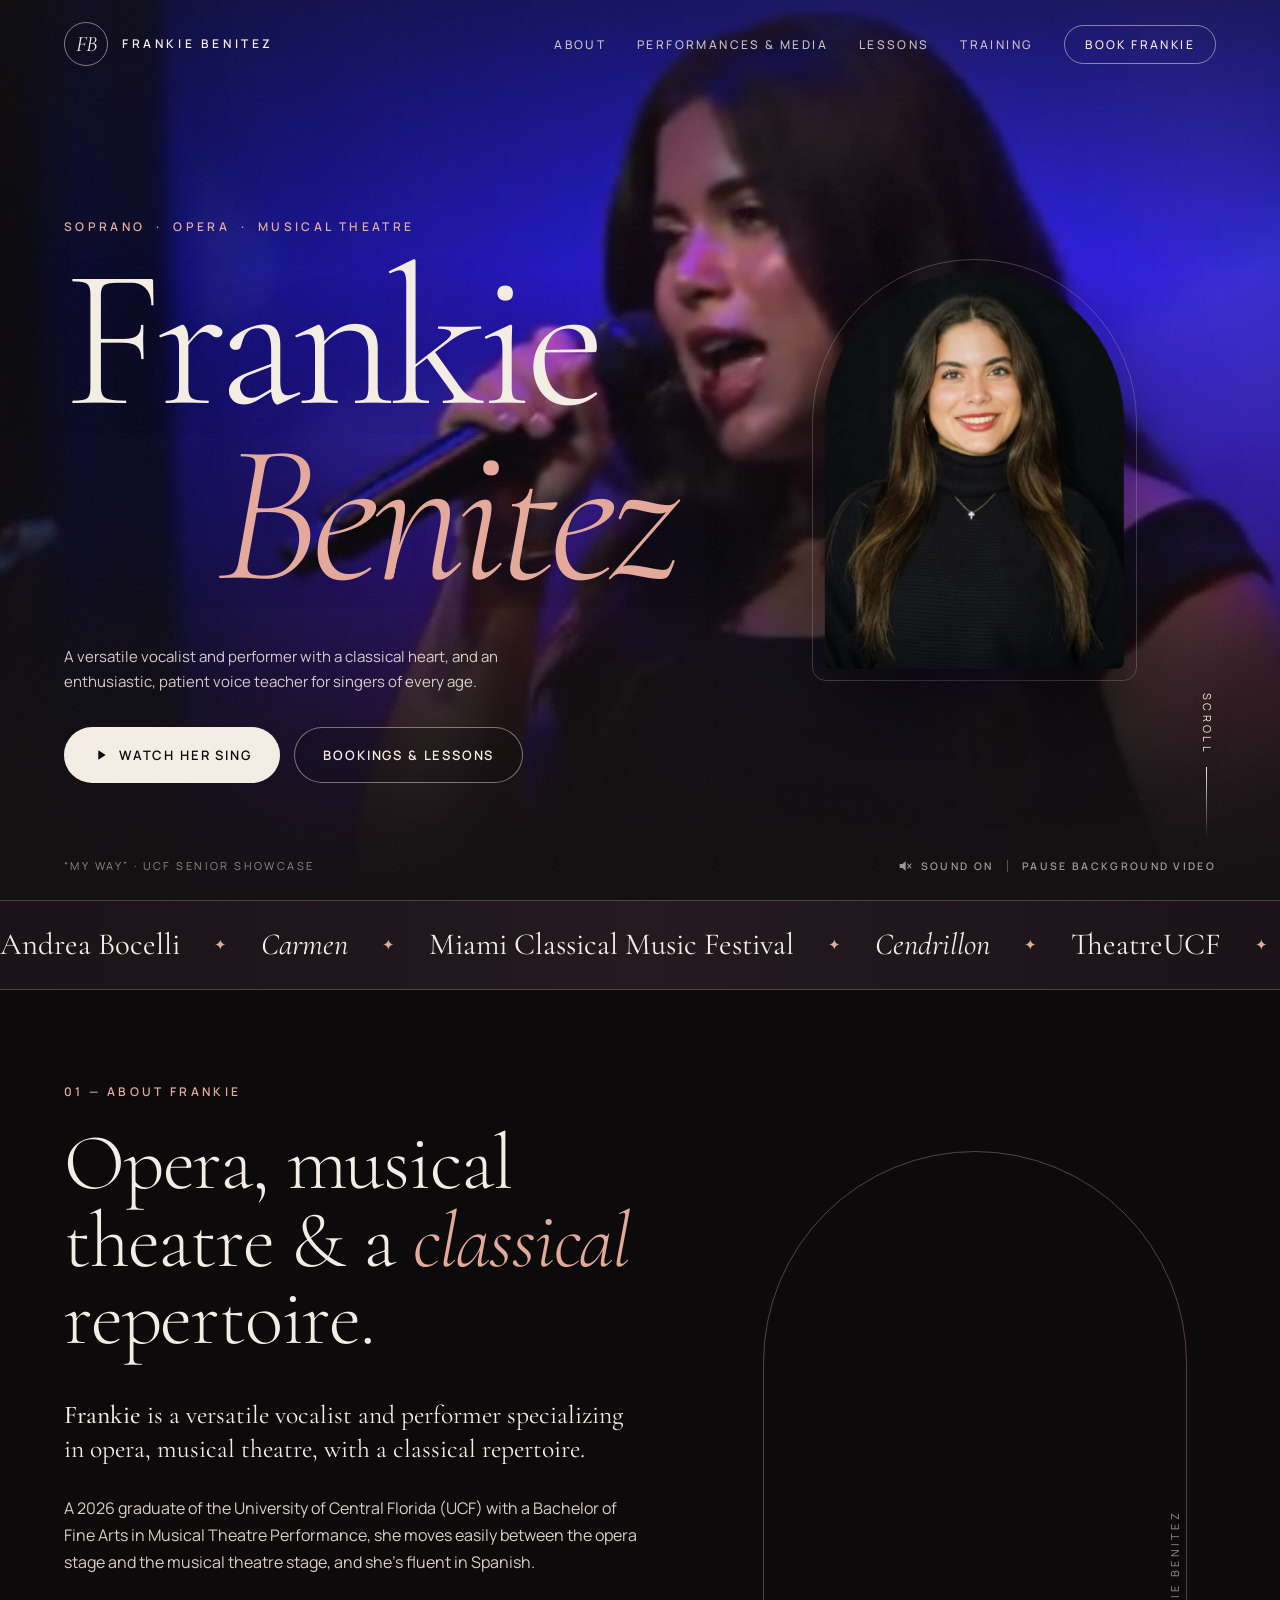
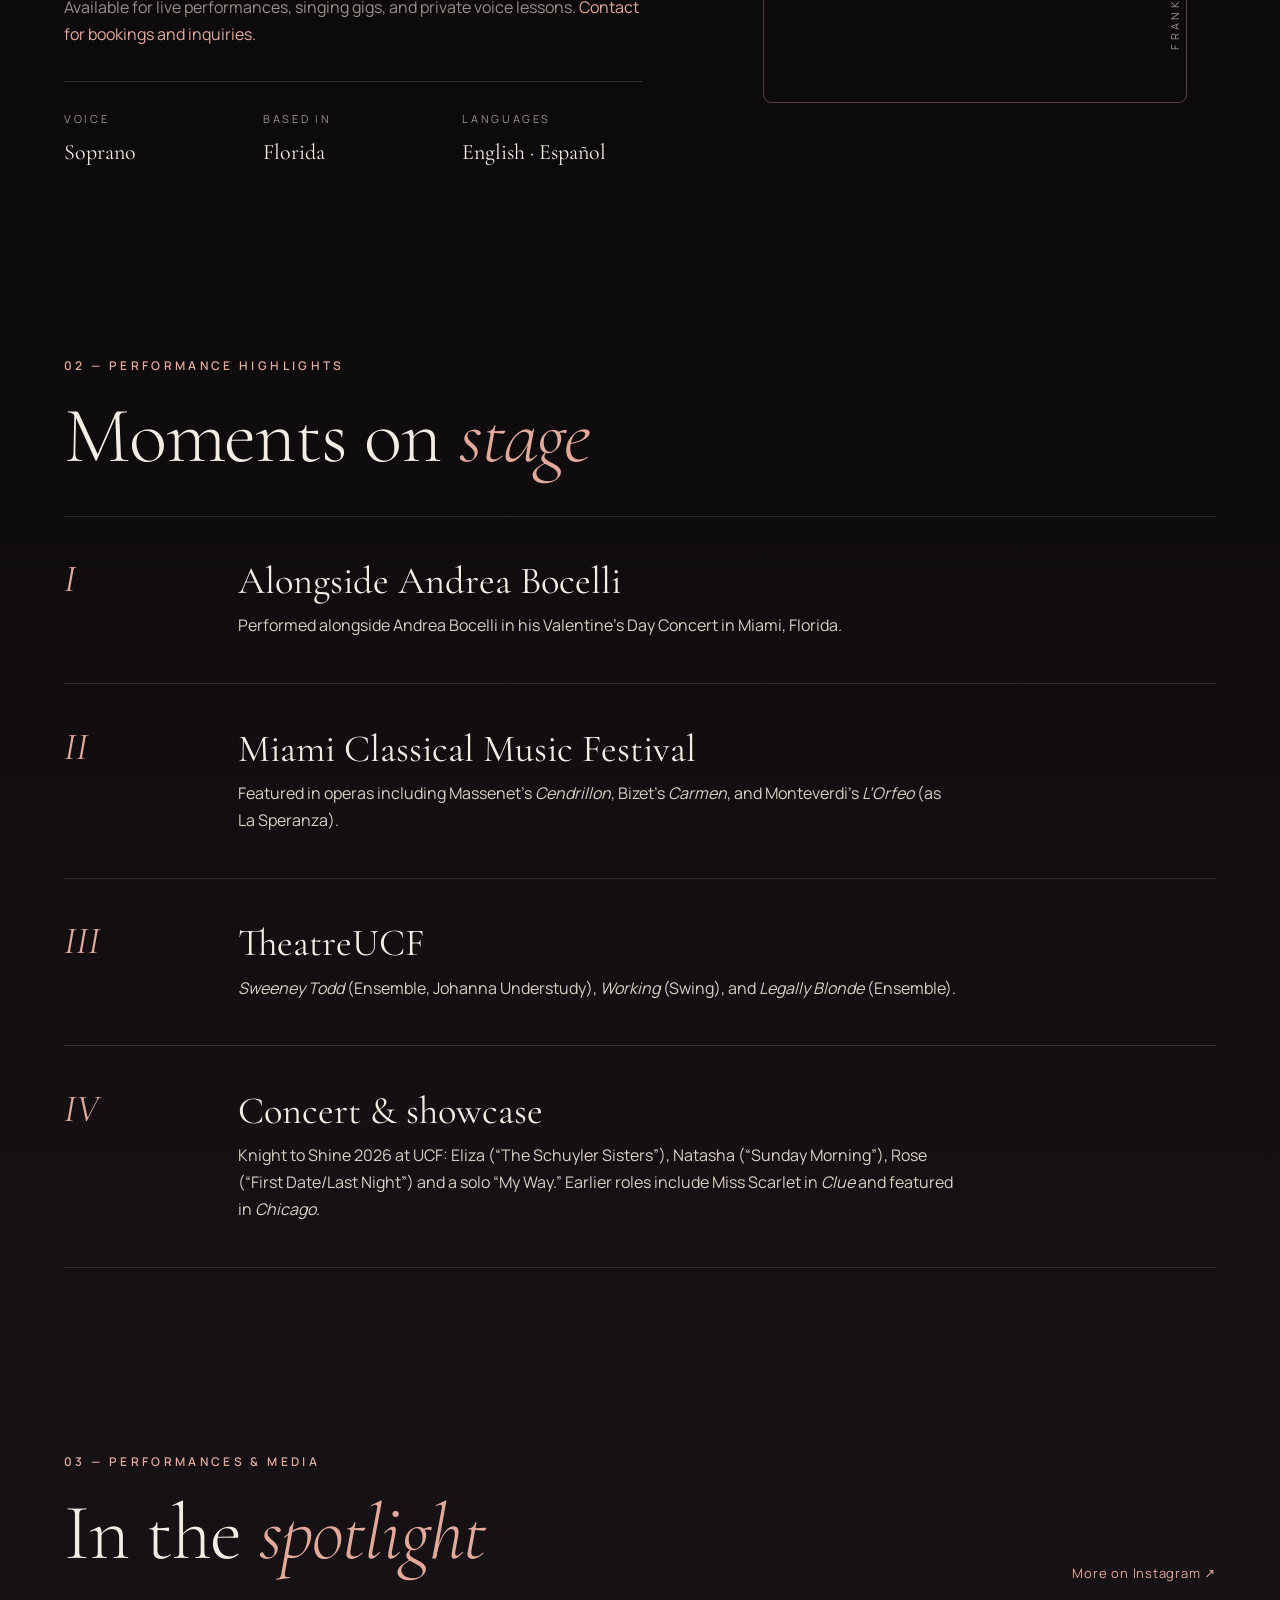
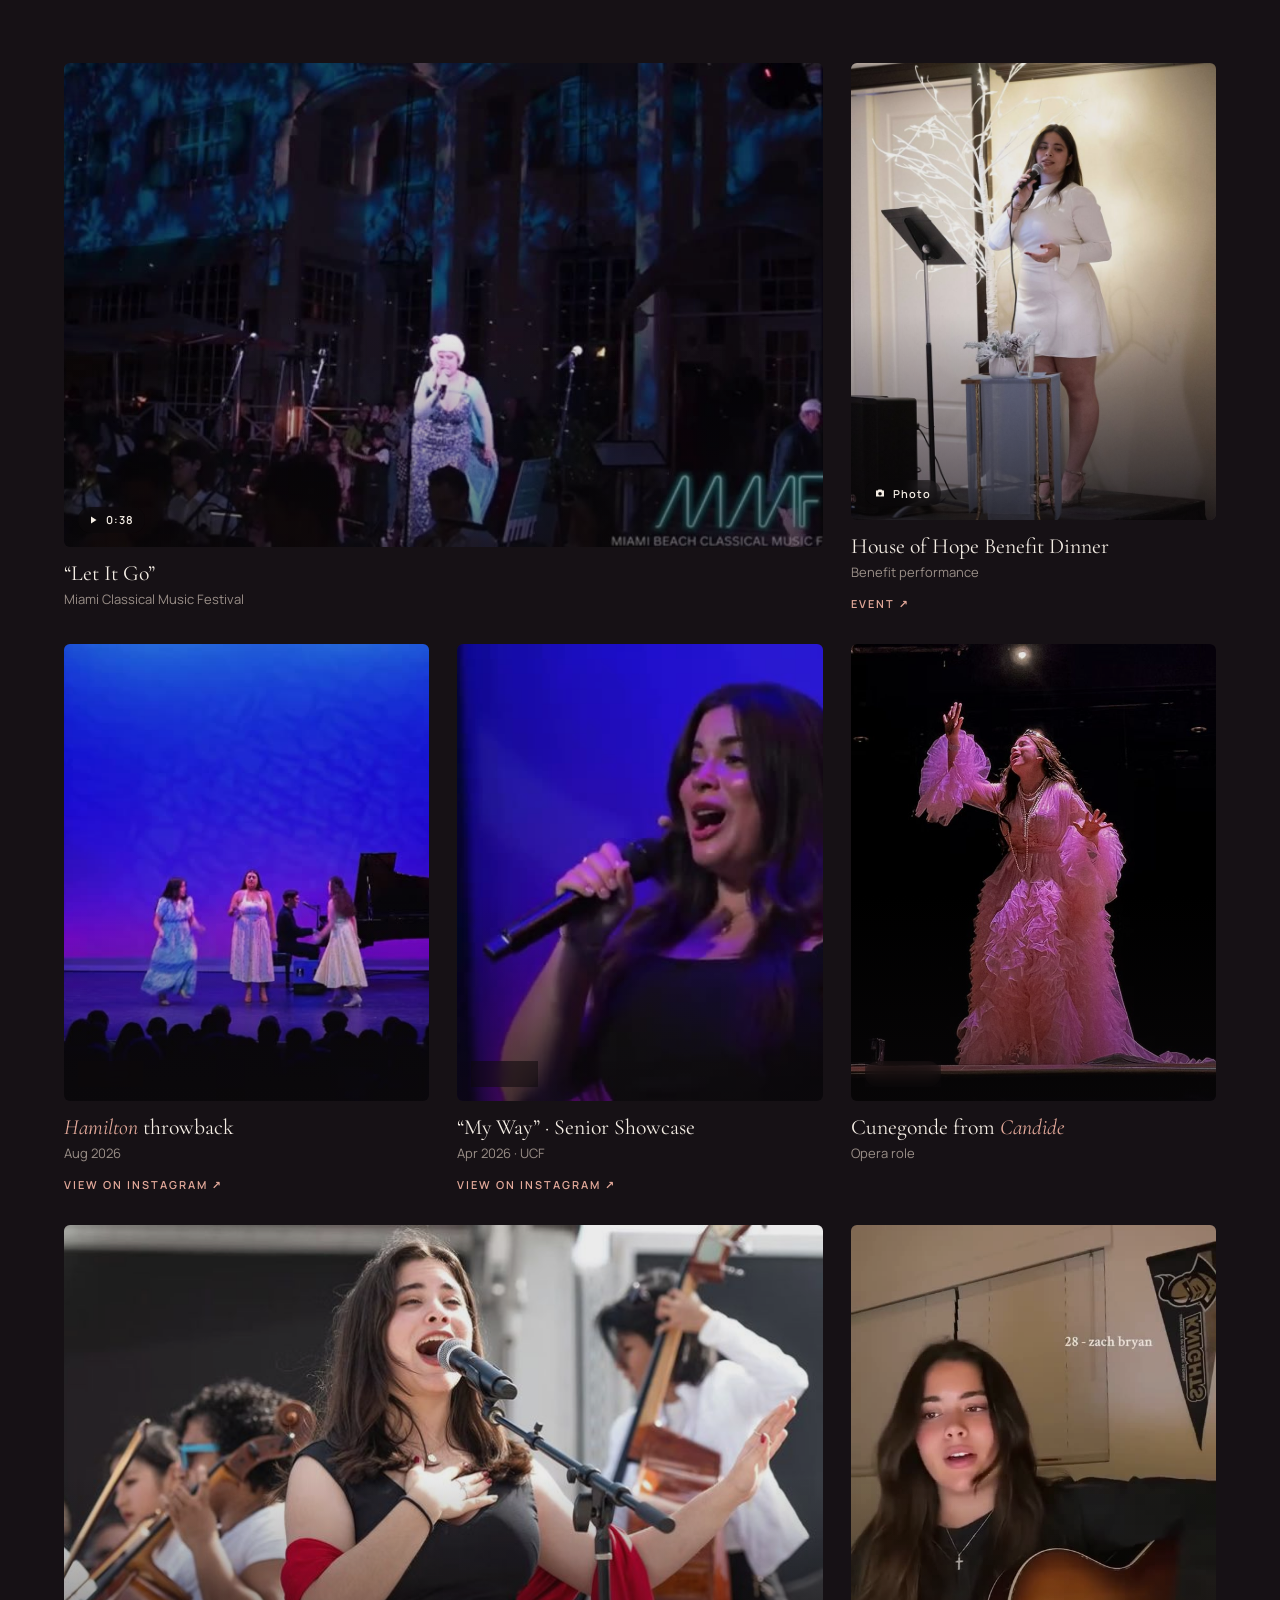
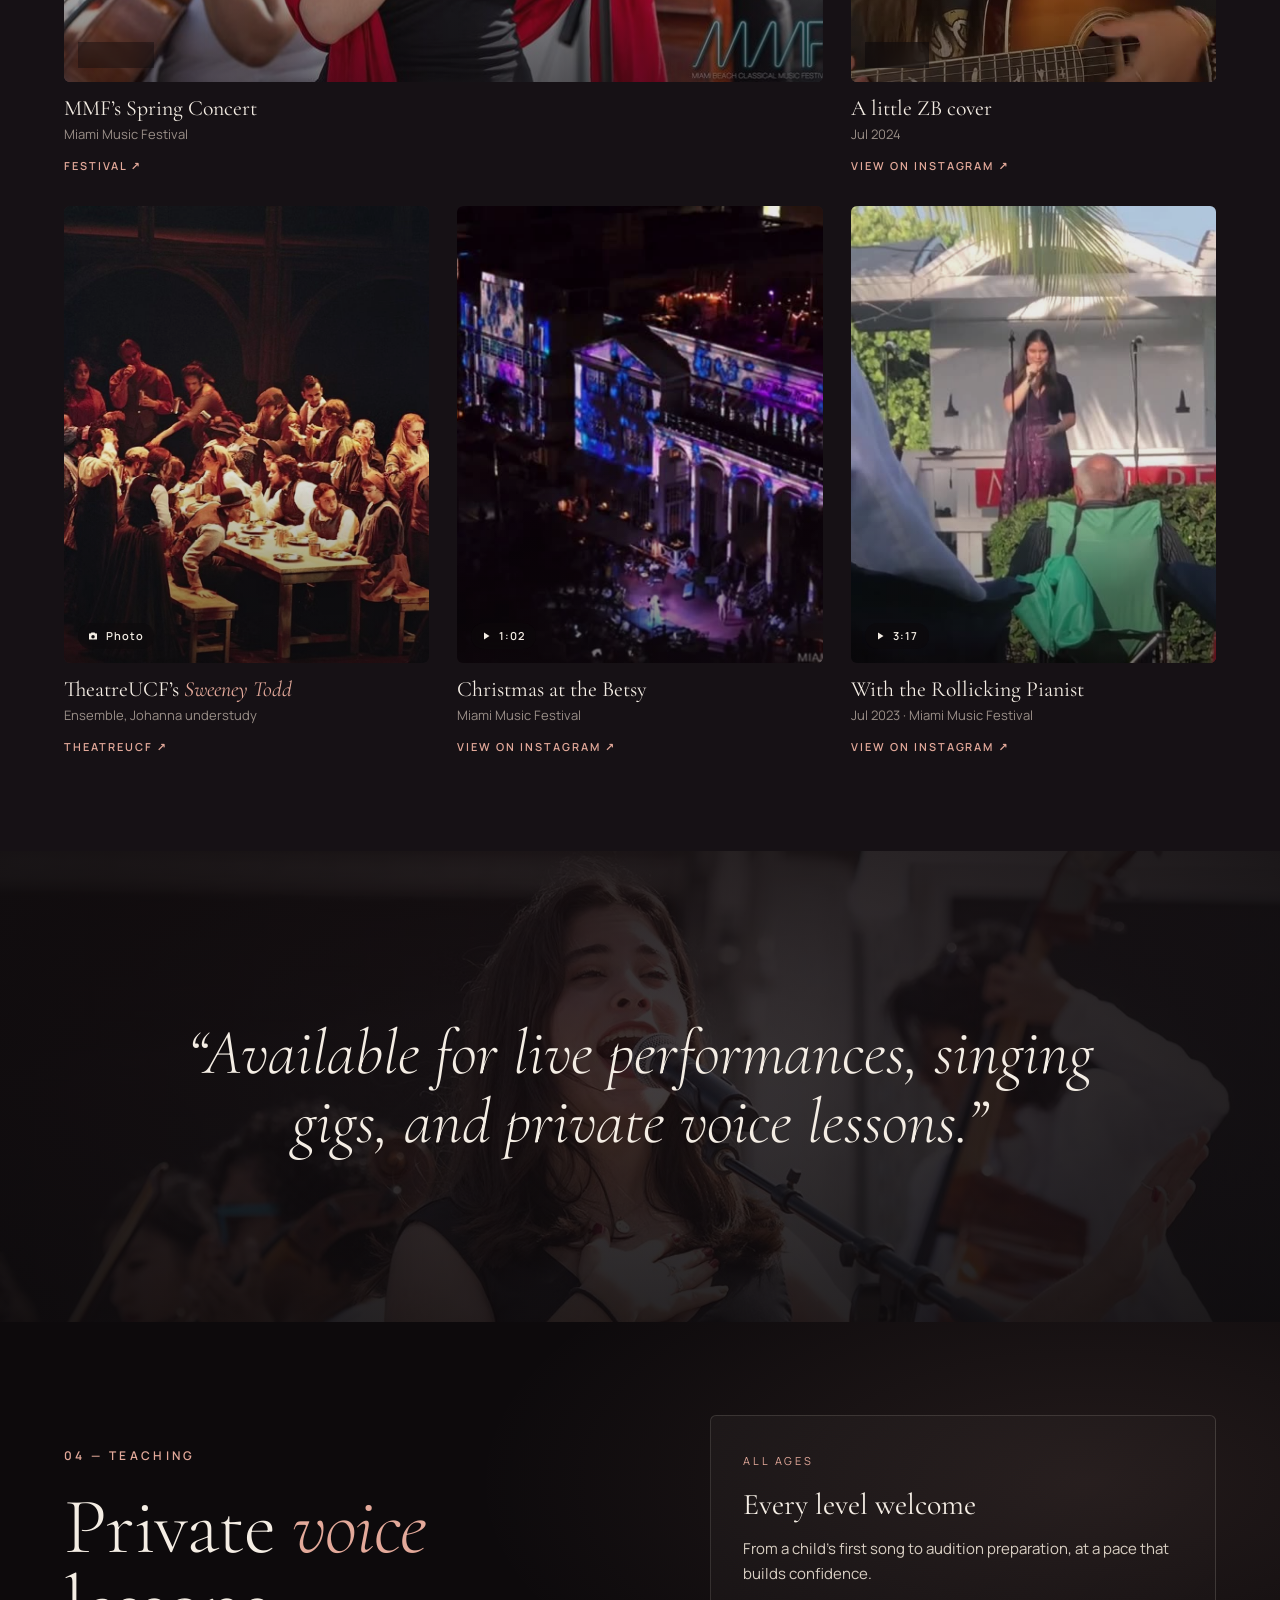
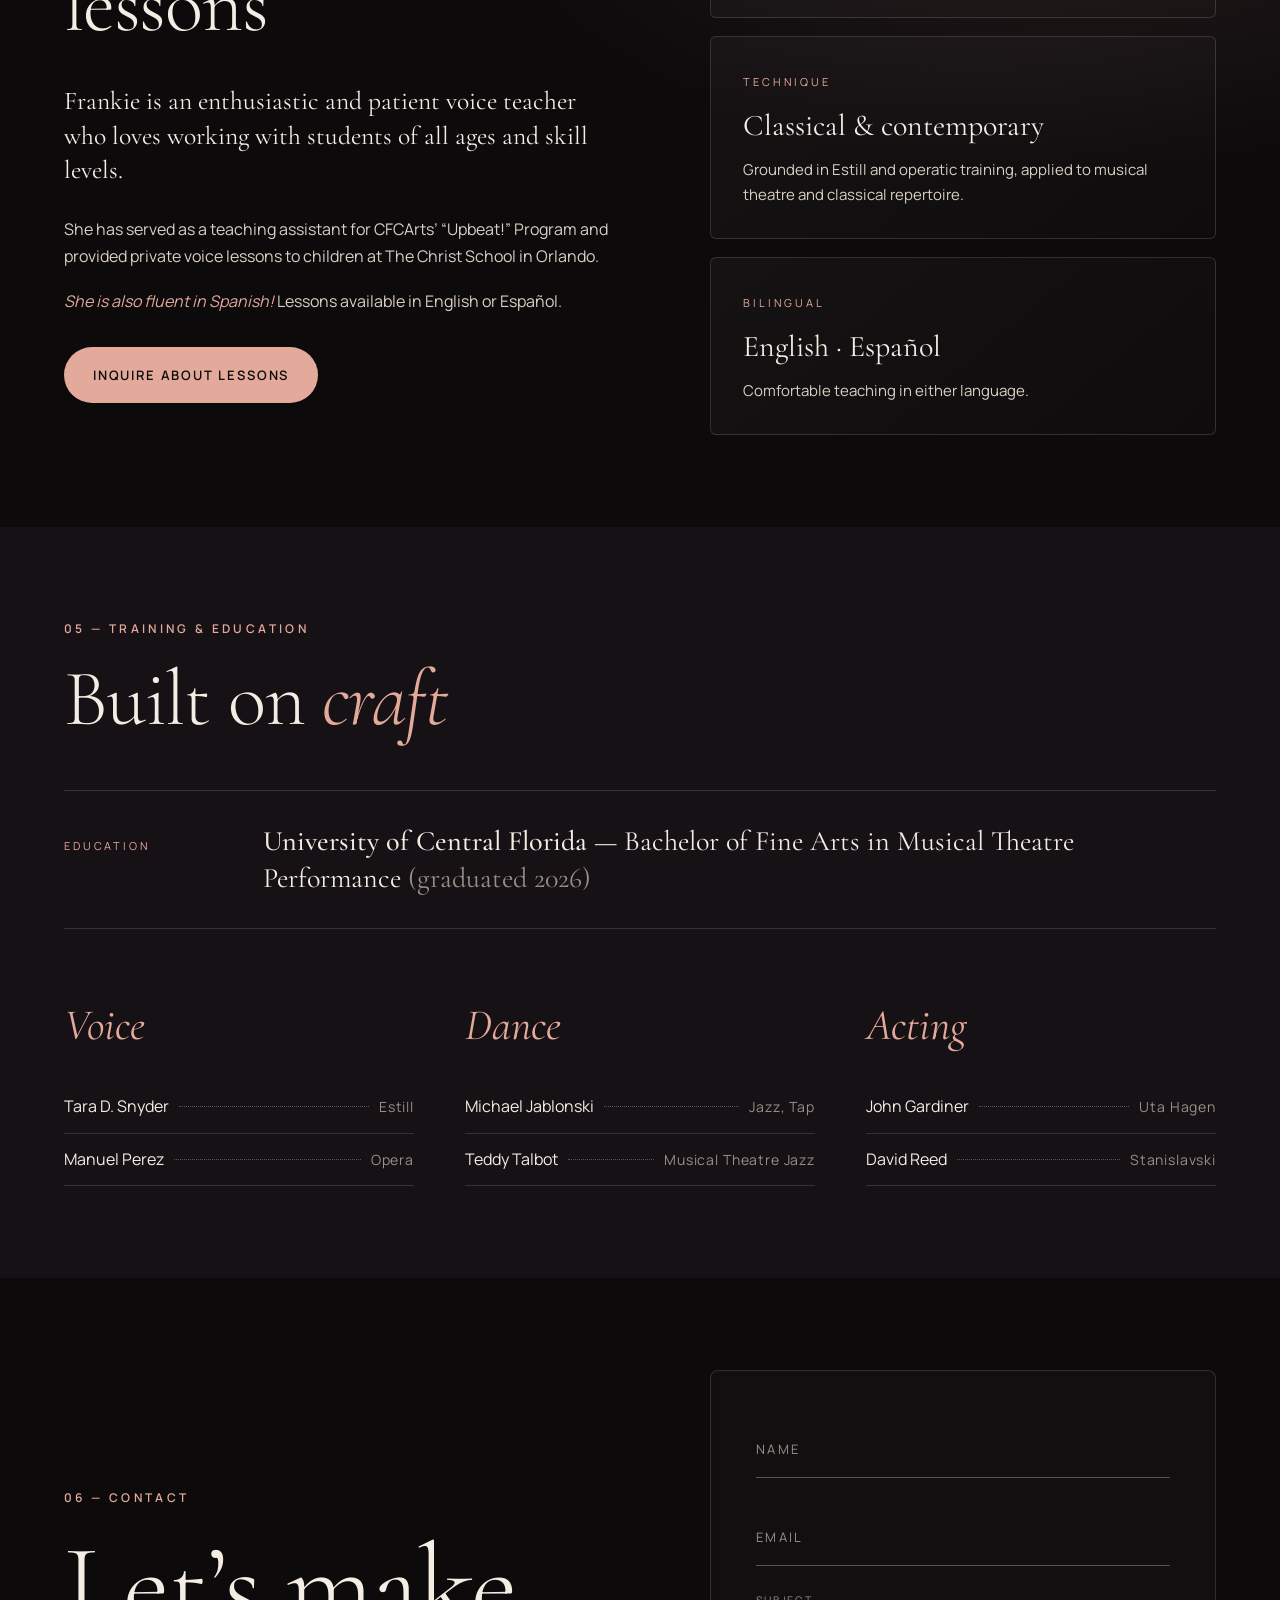
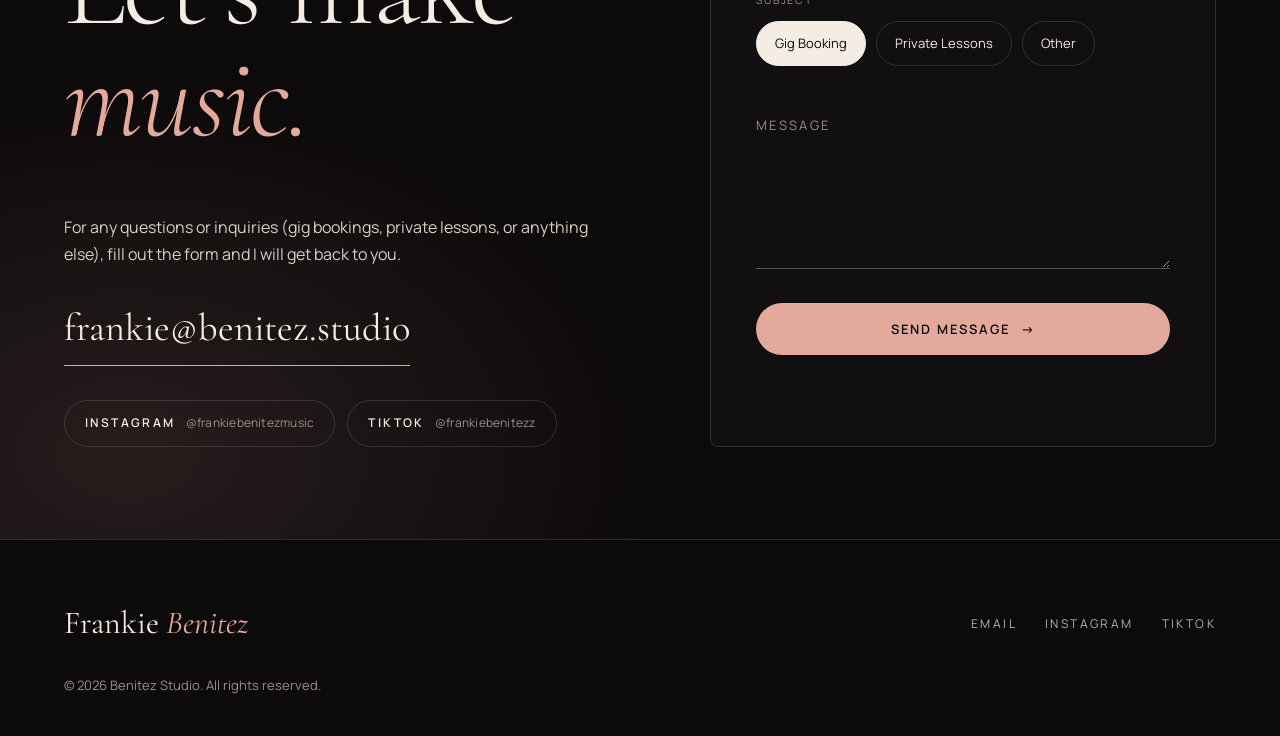
<file: index.html>
<!DOCTYPE html>
<html lang="en">
<head>
<meta charset="utf-8">
<meta name="viewport" content="width=device-width, initial-scale=1, viewport-fit=cover">
<title>Frankie Benitez</title>
<meta name="description" content="Frankie Benitez is a versatile vocalist and performer specializing in opera and musical theatre, and a patient, bilingual voice teacher. Available for performances, gigs and private lessons.">
<meta name="theme-color" content="#0d0a0c">
<meta property="og:title" content="Frankie Benitez — Vocalist, Performer & Voice Teacher">
<meta property="og:description" content="Opera, musical theatre and classical repertoire. Available for live performances, singing gigs and private voice lessons.">
<meta property="og:type" content="website">
<meta property="og:site_name" content="Benitez Studio">
<meta property="og:image" content="assets/img/frankie-portrait-1600.jpg">
<link rel="icon" href="favicon.ico?v=2" sizes="any">
<link rel="icon" type="image/png" href="favicon.png?v=2">
<link rel="apple-touch-icon" href="apple-touch-icon.png?v=2">
<link rel="preconnect" href="https://fonts.googleapis.com">
<link rel="preconnect" href="https://fonts.gstatic.com" crossorigin>
<link rel="stylesheet" href="https://fonts.googleapis.com/css2?family=Cormorant+Garamond:ital,wght@0,300;0,400;0,500;1,300;1,400;1,500&family=Manrope:wght@300;400;500;600&family=Caveat:wght@500&display=swap">
<link rel="preload" as="image" href="assets/video/hero-poster.jpg">
<link rel="stylesheet" href="assets/css/style.css?v=4">
<script>document.documentElement.classList.add('js')</script>
</head>
<body>
<a class="skip" href="#main">Skip to content</a>

<header class="nav" id="top-nav">
  <div class="brand">
    <button class="brand-mark" id="brand-btn" type="button" aria-haspopup="true" aria-expanded="false" aria-controls="brand-menu" aria-label="Contact Frankie: email and socials">FB</button>
    <a class="brand-name" href="#top">Frankie Benitez</a>
    <div class="brand-menu" id="brand-menu" hidden>
      <p class="bm-k">Get in touch</p>
      <a class="bm-mail" href="mailto:frankie@benitez.studio">frankie@benitez.studio</a>
      <ul>
        <li><a href="https://www.instagram.com/frankiebenitezmusic" target="_blank" rel="noopener"><span>Instagram</span><em>@frankiebenitezmusic</em></a></li>
        <li><a href="https://www.tiktok.com/@frankiebenitezz" target="_blank" rel="noopener"><span>TikTok</span><em>@frankiebenitezz</em></a></li>
      </ul>
      <a class="bm-cta" href="#contact">Booking inquiry →</a>
    </div>
  </div>
  <nav aria-label="Primary">
    <ul class="nav-links" id="nav-links">
      <li><a href="#about">About</a></li>
      <li><a href="#performances">Performances &amp; Media</a></li>
      <li><a href="#lessons">Lessons</a></li>
      <li><a href="#training">Training</a></li>
      <li><a href="#contact" class="nav-cta">Book Frankie</a></li>
    </ul>
  </nav>
  <button class="nav-toggle" aria-controls="nav-links" aria-expanded="false" aria-label="Open menu"><span></span><span></span></button>
</header>

<main id="main">

<!-- HERO -->
<section class="hero" id="top" aria-label="Introduction">
  <div class="hero-media" data-parallax="0.35">
    <!--
      HERO BACKGROUND VIDEO (TBD): to swap it, replace assets/video/hero.mp4 with a new
      H.264 MP4 of the same name (muted loop, ~10-20 s, ~1-5 MB). That's the only file needed:
      MP4 is listed first, so every modern browser uses it. hero.webm is just a fallback
      (replace or delete it). Optionally replace assets/video/hero-poster.jpg (shown only for
      the split second before playback). Current clip: "My Way" Instagram reel DXpyp0sjkG0.
    -->
    <video class="hero-video" id="hero-video" autoplay muted loop playsinline webkit-playsinline disablepictureinpicture disableremoteplayback preload="auto" poster="assets/video/hero-poster.jpg" aria-hidden="true" tabindex="-1">
      <source src="assets/video/hero.mp4?v=3" type="video/mp4">
      <source src="assets/video/hero.webm?v=3" type="video/webm">
    </video>
    <script>(function(v){if(!v)return;v.muted=true;v.defaultMuted=true;v.setAttribute("muted","");var p=v.play&&v.play();if(p&&p.catch)p.catch(function(){});})(document.getElementById("hero-video"));</script>
  </div>
  <div class="hero-veil" aria-hidden="true"></div>
  <div class="grain" aria-hidden="true"></div>

  <div class="hero-inner">
    <p class="eyebrow hero-in" style="--d:.2s">Soprano &nbsp;·&nbsp; Opera &nbsp;·&nbsp; Musical Theatre</p>
    <h1 class="hero-title" aria-label="Frankie Benitez">
      <span class="line"><span class="word hero-in" style="--d:.35s">Frankie</span></span>
      <span class="line"><span class="word italic hero-in" style="--d:.55s">Benitez</span></span>
    </h1>
    <p class="hero-sub hero-in" style="--d:.9s">A versatile vocalist and performer with a classical heart, and an enthusiastic, patient voice teacher for singers of every age.</p>
    <div class="hero-actions hero-in" style="--d:1.1s">
      <a class="btn btn-light" href="#performances"><svg viewBox="0 0 24 24" aria-hidden="true"><path d="M8 5v14l11-7z"/></svg>Watch her sing</a>
      <a class="btn btn-ghost" href="#contact">Bookings &amp; lessons</a>
    </div>
  </div>

  <div class="hero-portrait hero-in" style="--d:.8s" aria-hidden="true">
    <div class="container hp-grid"><div class="hp-arch" id="hero-slot"><img src="assets/img/frankie-portrait-800.jpg" srcset="assets/img/frankie-portrait-800.jpg 800w, assets/img/frankie-portrait-1600.jpg 1600w" sizes="(max-width: 700px) 40vw, 24vw" alt="" width="800" height="1123"></div></div>
  </div>

  <a class="scroll-cue hero-in" style="--d:1.4s" href="#about" aria-label="Scroll to About"><span>Scroll</span><i></i></a>
  <p class="hero-caption hero-in" style="--d:1.6s">“My Way” · UCF Senior Showcase</p>
  <div class="hero-controls hero-in" style="--d:1.6s">
    <!-- TEMPORARY: "click" hint pointing at Sound on. Remove this span + the TEMPORARY blocks in style.css and main.js. -->
    <span class="click-hint" id="click-hint" aria-hidden="true" hidden><span>click</span><svg viewBox="0 0 60 40"><path d="M4 6 C 20 4, 38 10, 46 30" fill="none" stroke="currentColor" stroke-width="1.8" stroke-linecap="round"/><path d="M38 26 L46 31 L49 21" fill="none" stroke="currentColor" stroke-width="1.8" stroke-linecap="round" stroke-linejoin="round"/></svg></span>
    <button class="sound-toggle" type="button" aria-pressed="false"><svg viewBox="0 0 24 24" aria-hidden="true"><path class="spk" d="M4 9v6h4l5 4V5L8 9z"/><path class="wave" d="M16 8.5a5 5 0 0 1 0 7M18.5 6a8.5 8.5 0 0 1 0 12" fill="none" stroke="currentColor" stroke-width="1.6" stroke-linecap="round"/><path class="mute" d="M16 9l5 6M21 9l-5 6" fill="none" stroke="currentColor" stroke-width="1.6" stroke-linecap="round"/></svg><span>Sound on</span></button>
    <span class="hc-sep" aria-hidden="true"></span>
    <button class="motion-toggle" type="button" aria-pressed="false">Pause background video</button>
  </div>
</section>

<!-- MARQUEE -->
<div class="marquee" aria-hidden="true">
  <div class="marquee-track">
    <span>Andrea Bocelli</span><b>✦</b><span><em>Carmen</em></span><b>✦</b><span>Miami Classical Music Festival</span><b>✦</b><span><em>Cendrillon</em></span><b>✦</b><span>TheatreUCF</span><b>✦</b><span><em>L’Orfeo</em></span><b>✦</b><span><em>Sweeney Todd</em></span><b>✦</b><span><em>Candide</em></span><b>✦</b>
    <span>Andrea Bocelli</span><b>✦</b><span><em>Carmen</em></span><b>✦</b><span>Miami Classical Music Festival</span><b>✦</b><span><em>Cendrillon</em></span><b>✦</b><span>TheatreUCF</span><b>✦</b><span><em>L’Orfeo</em></span><b>✦</b><span><em>Sweeney Todd</em></span><b>✦</b><span><em>Candide</em></span><b>✦</b>
  </div>
</div>

<!-- ABOUT -->
<section class="section about" id="about">
  <div class="container about-grid">
    <div class="about-copy">
      <p class="eyebrow reveal">01 — About Frankie</p>
      <h2 class="display reveal">Opera, musical theatre &amp; a <em>classical</em> repertoire.</h2>
      <p class="lead reveal"><strong>Frankie</strong> is a versatile vocalist and performer specializing in opera, musical theatre, with a classical repertoire.</p>
      <p class="reveal">A 2026 graduate of the University of Central Florida (UCF) with a Bachelor of Fine Arts in Musical Theatre Performance, she moves easily between the opera stage and the musical theatre stage, and she’s fluent in Spanish.</p>
      <p class="reveal muted">Available for live performances, singing gigs, and private voice lessons. <a class="link" href="#contact">Contact for bookings and inquiries.</a></p>
      <dl class="facts reveal">
        <div><dt>Voice</dt><dd>Soprano</dd></div>
        <div><dt>Based in</dt><dd>Florida</dd></div>
        <div><dt>Languages</dt><dd>English · Español</dd></div>
      </dl>
    </div>
    <figure class="about-portrait reveal">
      <div class="portrait-frame" id="about-slot">
        <img src="assets/img/frankie-portrait-800.jpg" srcset="assets/img/frankie-portrait-800.jpg 800w, assets/img/frankie-portrait-1600.jpg 1600w" sizes="(max-width: 860px) 90vw, 40vw" alt="Portrait of Frankie Benitez smiling, wearing a black turtleneck" width="800" height="1123" loading="eager">
      </div>
      <figcaption>Frankie Benitez</figcaption>
    </figure>
  </div>
</section>

<!-- HIGHLIGHTS -->
<section class="section highlights" aria-labelledby="hl-title">
  <div class="container">
    <p class="eyebrow reveal">02 — Performance Highlights</p>
    <h2 class="display reveal" id="hl-title">Moments on <em>stage</em></h2>
    <ol class="hl-list">
      <li class="reveal"><span class="hl-num">I</span><div><h3>Alongside Andrea Bocelli</h3><p>Performed alongside Andrea Bocelli in his Valentine’s Day Concert in Miami, Florida.</p></div></li>
      <li class="reveal"><span class="hl-num">II</span><div><h3>Miami Classical Music Festival</h3><p>Featured in operas including Massenet’s <em>Cendrillon</em>, Bizet’s <em>Carmen</em>, and Monteverdi’s <em>L’Orfeo</em> (as La Speranza).</p></div></li>
      <li class="reveal"><span class="hl-num">III</span><div><h3>TheatreUCF</h3><p><em>Sweeney Todd</em> (Ensemble, Johanna Understudy), <em>Working</em> (Swing), and <em>Legally Blonde</em> (Ensemble).</p></div></li>
      <li class="reveal"><span class="hl-num">IV</span><div><h3>Concert &amp; showcase</h3><p>Knight to Shine 2026 at UCF: Eliza (“The Schuyler Sisters”), Natasha (“Sunday Morning”), Rose (“First Date/Last Night”) and a solo “My Way.” Earlier roles include Miss Scarlet in <em>Clue</em> and featured in <em>Chicago</em>.</p></div></li>
    </ol>
  </div>
</section>

<!-- PERFORMANCES & MEDIA -->
<section class="section performances" id="performances" aria-labelledby="perf-title">
  <div class="container">
    <div class="section-head media-head">
      <div>
        <p class="eyebrow reveal">03 — Performances &amp; Media</p>
        <h2 class="display reveal" id="perf-title">In the <em>spotlight</em></h2>
      </div>
      <a class="link reveal media-follow" href="https://www.instagram.com/frankiebenitezmusic" target="_blank" rel="noopener">More on Instagram ↗</a>
    </div>
    <div class="m-grid">
      <article class="m-card reveal m-feature">
        <button class="m-open" type="button" data-type="video" data-src="assets/video/letitgo.mp4" data-poster="assets/video/letitgo-poster.jpg" data-title="“Let It Go”" data-caption="“Let It Go,” performed outdoors with full projection-mapped visuals at the Miami Classical Music Festival." data-ig="" aria-label="Open “Let It Go” (video, 0:38)">
          <img src="assets/video/letitgo-poster.jpg" alt="" loading="lazy">
          <span class="m-badge"><svg viewBox="0 0 24 24" aria-hidden="true"><path d="M8 5v14l11-7z"/></svg><span>0:38</span></span>
        </button>
        <div class="m-info"><h3>“Let It Go”</h3><p>Miami Classical Music Festival</p></div>
      </article>
      <article class="m-card reveal ">
        <button class="m-open" type="button" data-type="gallery" data-src="assets/img/house-of-hope-1600.jpg" data-poster="assets/img/house-of-hope-800.jpg" data-title="House of Hope Benefit Dinner" data-caption="Benefit performance" data-ig="" aria-label="Open photo: House of Hope Benefit Dinner">
          <img src="assets/img/house-of-hope-800.jpg" alt="Frankie singing in a white dress at the House of Hope Benefit Dinner" width="800" height="1200" loading="lazy">
          <span class="m-badge m-badge-photo"><svg viewBox="0 0 24 24" aria-hidden="true"><path d="M4 7h3l2-2h6l2 2h3v12H4zm8 3a3.5 3.5 0 1 0 0 7 3.5 3.5 0 0 0 0-7z"/></svg><span>Photo</span></span>
        </button>
        <div class="m-info"><h3>House of Hope Benefit Dinner</h3><p>Benefit performance</p><a class="m-ig" href="https://www.hohmartin.org/soiree" target="_blank" rel="noopener">Event ↗</a></div>
      </article>
      <article class="m-card reveal ">
        <button class="m-open" type="button" data-type="video" data-src="assets/media/hamilton-throwback.mp4?v=2" data-poster="assets/media/hamilton-throwback.jpg?v=2" data-title="Hamilton throwback" data-caption="Throwbackkkkk @hamiltonmusical #musical #hamilton" data-ig="https://www.instagram.com/reel/DcTsKC0utv3/" aria-label="Open Hamilton throwback (video, 1:24)">
          <img src="assets/media/hamilton-throwback.jpg?v=2" alt="" loading="lazy">
          <span class="m-badge"><svg viewBox="0 0 24 24" aria-hidden="true"><path d="M8 5v14l11-7z"/></svg><span>1:24</span></span>
        </button>
        <div class="m-info"><h3><em>Hamilton</em> throwback</h3><p>Aug 2026</p><a class="m-ig" href="https://www.instagram.com/reel/DcTsKC0utv3/" target="_blank" rel="noopener">View on Instagram ↗</a></div>
      </article>
      <article class="m-card reveal ">
        <button class="m-open" type="button" data-type="video" data-src="assets/media/my-way-senior-showcase.mp4" data-poster="assets/media/my-way-senior-showcase.jpg" data-title="“My Way” · Senior Showcase" data-caption="My Way by Frank Sinatra from my senior showcase @ucfcah 🤍 thank you to everyone who made this show happen!" data-ig="https://www.instagram.com/reel/DXpyp0sjkG0/" aria-label="Open “My Way” · Senior Showcase (video, 3:00)">
          <img src="assets/media/my-way-senior-showcase.jpg" alt="" loading="lazy">
          <span class="m-badge"><svg viewBox="0 0 24 24" aria-hidden="true"><path d="M8 5v14l11-7z"/></svg><span>3:00</span></span>
        </button>
        <div class="m-info"><h3>“My Way” · Senior Showcase</h3><p>Apr 2026 · UCF</p><a class="m-ig" href="https://www.instagram.com/reel/DXpyp0sjkG0/" target="_blank" rel="noopener">View on Instagram ↗</a></div>
      </article>
      <article class="m-card reveal ">
        <button class="m-open" type="button" data-type="gallery" data-src="assets/img/cunegonde-candide-1600.jpg" data-poster="assets/img/cunegonde-candide-800.jpg" data-title="Cunegonde from Candide" data-caption="Opera role" data-ig="" aria-label="Open photo: Cunegonde from Candide">
          <img src="assets/img/cunegonde-candide-800.jpg" alt="Frankie as Cunegonde in a pink feathered gown, from Candide" width="800" height="872" loading="lazy">
          <span class="m-badge m-badge-photo"><svg viewBox="0 0 24 24" aria-hidden="true"><path d="M4 7h3l2-2h6l2 2h3v12H4zm8 3a3.5 3.5 0 1 0 0 7 3.5 3.5 0 0 0 0-7z"/></svg><span>Photo</span></span>
        </button>
        <div class="m-info"><h3>Cunegonde from <em>Candide</em></h3><p>Opera role</p></div>
      </article>
      <article class="m-card reveal m-wide">
        <button class="m-open" type="button" data-type="gallery" data-src="assets/img/mmf-spring-concert-1600.jpg" data-poster="assets/img/mmf-spring-concert-800.jpg" data-title="MMF’s Spring Concert" data-caption="Miami Music Festival" data-ig="" aria-label="Open photo: MMF’s Spring Concert">
          <img src="assets/img/mmf-spring-concert-800.jpg" alt="Frankie singing with orchestra at the Miami Music Festival Spring Concert" width="800" height="460" loading="lazy">
          <span class="m-badge m-badge-photo"><svg viewBox="0 0 24 24" aria-hidden="true"><path d="M4 7h3l2-2h6l2 2h3v12H4zm8 3a3.5 3.5 0 1 0 0 7 3.5 3.5 0 0 0 0-7z"/></svg><span>Photo</span></span>
        </button>
        <div class="m-info"><h3>MMF’s Spring Concert</h3><p>Miami Music Festival</p><a class="m-ig" href="https://www.miamimusicfestival.com/" target="_blank" rel="noopener">Festival ↗</a></div>
      </article>
      <article class="m-card reveal ">
        <button class="m-open" type="button" data-type="video" data-src="assets/media/zb-cover.mp4" data-poster="assets/media/zb-cover.jpg" data-title="A little ZB cover" data-caption="little zb cover" data-ig="https://www.instagram.com/reel/C93sSQlOMx0vdZ-Q0ZhQY3FHlrc3uGwDM0tSDk0/" aria-label="Open A little ZB cover (video, 1:10)">
          <img src="assets/media/zb-cover.jpg" alt="" loading="lazy">
          <span class="m-badge"><svg viewBox="0 0 24 24" aria-hidden="true"><path d="M8 5v14l11-7z"/></svg><span>1:10</span></span>
        </button>
        <div class="m-info"><h3>A little ZB cover</h3><p>Jul 2024</p><a class="m-ig" href="https://www.instagram.com/reel/C93sSQlOMx0vdZ-Q0ZhQY3FHlrc3uGwDM0tSDk0/" target="_blank" rel="noopener">View on Instagram ↗</a></div>
      </article>
      <article class="m-card reveal ">
        <button class="m-open" type="button" data-type="gallery" data-src="assets/img/sweeney-todd-1600.jpg" data-poster="assets/img/sweeney-todd-800.jpg" data-title="TheatreUCF’s Sweeney Todd" data-caption="Ensemble, Johanna understudy" data-ig="" aria-label="Open photo: TheatreUCF’s Sweeney Todd">
          <img src="assets/img/sweeney-todd-800.jpg" alt="The ensemble on stage in TheatreUCF’s Sweeney Todd" width="800" height="971" loading="lazy">
          <span class="m-badge m-badge-photo"><svg viewBox="0 0 24 24" aria-hidden="true"><path d="M4 7h3l2-2h6l2 2h3v12H4zm8 3a3.5 3.5 0 1 0 0 7 3.5 3.5 0 0 0 0-7z"/></svg><span>Photo</span></span>
        </button>
        <div class="m-info"><h3>TheatreUCF’s <em>Sweeney Todd</em></h3><p>Ensemble, Johanna understudy</p><a class="m-ig" href="https://cah.ucf.edu/events/theatre/" target="_blank" rel="noopener">TheatreUCF ↗</a></div>
      </article>
      <article class="m-card reveal ">
        <button class="m-open" type="button" data-type="video" data-src="assets/media/betsy-christmas.mp4" data-poster="assets/media/betsy-christmas.jpg" data-title="Christmas at the Betsy" data-caption="A lil snippet from my performance with @miamimusicfest at the Betsy in South Beach! So blessed to have been a part of this Christmas show 🩵" data-ig="https://www.instagram.com/reel/C30jwNXOk4LPNwyLznRhIyIT_-BzOrolX2krQg0/" aria-label="Open Christmas at the Betsy (video, 1:02)">
          <img src="assets/media/betsy-christmas.jpg" alt="" loading="lazy">
          <span class="m-badge"><svg viewBox="0 0 24 24" aria-hidden="true"><path d="M8 5v14l11-7z"/></svg><span>1:02</span></span>
        </button>
        <div class="m-info"><h3>Christmas at the Betsy</h3><p>Miami Music Festival</p><a class="m-ig" href="https://www.instagram.com/reel/C30jwNXOk4LPNwyLznRhIyIT_-BzOrolX2krQg0/" target="_blank" rel="noopener">View on Instagram ↗</a></div>
      </article>
      <article class="m-card reveal ">
        <button class="m-open" type="button" data-type="video" data-src="assets/media/rollicking-pianist.mp4" data-poster="assets/media/rollicking-pianist.jpg" data-title="With the Rollicking Pianist" data-caption="My performance with the amazing @the_rollicking_pianist_tm, thanks to @miamimusicfest. Always such a pleasure to sing for you. 🩵" data-ig="https://www.instagram.com/reel/Cuh5lrgpomSFzZXTQDJoePU3L7sIuP-_0lXq9A0/" aria-label="Open With the Rollicking Pianist (video, 3:17)">
          <img src="assets/media/rollicking-pianist.jpg" alt="" loading="lazy">
          <span class="m-badge"><svg viewBox="0 0 24 24" aria-hidden="true"><path d="M8 5v14l11-7z"/></svg><span>3:17</span></span>
        </button>
        <div class="m-info"><h3>With the Rollicking Pianist</h3><p>Jul 2023 · Miami Music Festival</p><a class="m-ig" href="https://www.instagram.com/reel/Cuh5lrgpomSFzZXTQDJoePU3L7sIuP-_0lXq9A0/" target="_blank" rel="noopener">View on Instagram ↗</a></div>
      </article>
    </div>
  </div>
</section>

<!-- QUOTE BAND -->
<section class="quote-band" aria-label="Featured">
  <div class="quote-bg" aria-hidden="true"></div>
  <blockquote class="container reveal">
    <p>“Available for live performances, singing gigs, and private voice lessons.”</p>
  </blockquote>
</section>

<!-- LESSONS -->
<section class="section lessons" id="lessons" aria-labelledby="lessons-title">
  <div class="container lessons-grid">
    <div class="lessons-copy">
      <p class="eyebrow reveal">04 — Teaching</p>
      <h2 class="display reveal" id="lessons-title">Private <em>voice</em> lessons</h2>
      <p class="lead reveal">Frankie is an enthusiastic and patient voice teacher who loves working with students of all ages and skill levels.</p>
      <p class="reveal">She has served as a teaching assistant for CFCArts’ “Upbeat!” Program and provided private voice lessons to children at The Christ School in Orlando.</p>
      <p class="reveal"><em class="accent">She is also fluent in Spanish!</em> Lessons available in English or Español.</p>
      <a class="btn btn-rose reveal" href="#contact" data-subject="Private Lessons">Inquire about lessons</a>
    </div>
    <ul class="lesson-cards">
      <li class="reveal"><span class="card-k">All ages</span><h3>Every level welcome</h3><p>From a child’s first song to audition preparation, at a pace that builds confidence.</p></li>
      <li class="reveal"><span class="card-k">Technique</span><h3>Classical &amp; contemporary</h3><p>Grounded in Estill and operatic training, applied to musical theatre and classical repertoire.</p></li>
      <li class="reveal"><span class="card-k">Bilingual</span><h3>English · Español</h3><p>Comfortable teaching in either language.</p></li>
    </ul>
  </div>
</section>

<!-- TRAINING -->
<section class="section training" id="training" aria-labelledby="training-title">
  <div class="container">
    <div class="section-head">
      <p class="eyebrow reveal">05 — Training &amp; Education</p>
      <h2 class="display reveal" id="training-title">Built on <em>craft</em></h2>
    </div>
    <div class="edu reveal">
      <span class="edu-k">Education</span>
      <p><strong>University of Central Florida</strong> — Bachelor of Fine Arts in Musical Theatre Performance <span class="muted">(graduated 2026)</span></p>
    </div>
    <div class="train-cols">
      <div class="reveal">
        <h3>Voice</h3>
        <dl class="tr">
          <div><dt>Tara D. Snyder</dt><dd>Estill</dd></div>
          <div><dt>Manuel Perez</dt><dd>Opera</dd></div>
        </dl>
      </div>
      <div class="reveal">
        <h3>Dance</h3>
        <dl class="tr">
          <div><dt>Michael Jablonski</dt><dd>Jazz, Tap</dd></div>
          <div><dt>Teddy Talbot</dt><dd>Musical Theatre Jazz</dd></div>
        </dl>
      </div>
      <div class="reveal">
        <h3>Acting</h3>
        <dl class="tr">
          <div><dt>John Gardiner</dt><dd>Uta Hagen</dd></div>
          <div><dt>David Reed</dt><dd>Stanislavski</dd></div>
        </dl>
      </div>
    </div>
  </div>
</section>

<!-- CONTACT -->
<section class="section contact" id="contact" aria-labelledby="contact-title">
  <div class="container contact-grid">
    <div class="contact-copy">
      <p class="eyebrow reveal">06 — Contact</p>
      <h2 class="display xl reveal" id="contact-title">Let’s make <em>music.</em></h2>
      <p class="reveal">For any questions or inquiries (gig bookings, private lessons, or anything else), fill out the form and I will get back to you.</p>
      <a class="mail-big reveal" href="mailto:frankie@benitez.studio">frankie@benitez.studio</a>
      <ul class="socials reveal">
        <li><a href="https://www.instagram.com/frankiebenitezmusic" target="_blank" rel="noopener">Instagram <span>@frankiebenitezmusic</span></a></li>
        <li><a href="https://www.tiktok.com/@frankiebenitezz" target="_blank" rel="noopener">TikTok <span>@frankiebenitezz</span></a></li>
      </ul>
    </div>
    <!--
      CONTACT FORM
      Today: no backend, so submitting opens the visitor's email app (mailto fallback).
      To switch to Formspree: replace the data-endpoint value below with your form URL,
      e.g. data-endpoint="https://formspree.io/f/abcdwxyz". Nothing else needs to change.
    -->
    <form class="contact-form reveal" id="contact-form" data-endpoint="" data-mailto="frankie@benitez.studio" novalidate>
      <div class="field"><input id="f-name" name="name" type="text" autocomplete="name" required placeholder=" "><label for="f-name">Name</label></div>
      <div class="field"><input id="f-email" name="email" type="email" autocomplete="email" required placeholder=" "><label for="f-email">Email</label></div>
      <fieldset class="field chips">
        <legend>Subject</legend>
        <label><input type="radio" name="subject" value="Gig Booking" checked><span>Gig Booking</span></label>
        <label><input type="radio" name="subject" value="Private Lessons"><span>Private Lessons</span></label>
        <label><input type="radio" name="subject" value="Other"><span>Other</span></label>
      </fieldset>
      <div class="field"><textarea id="f-msg" name="message" rows="5" required placeholder=" "></textarea><label for="f-msg">Message</label></div>
      <input type="text" name="_gotcha" class="hp" tabindex="-1" autocomplete="off" aria-hidden="true">
      <button class="btn btn-rose btn-block" type="submit">Send message <span aria-hidden="true">→</span></button>
      <p class="form-status" role="status" aria-live="polite"></p>
    </form>
  </div>
</section>

</main>

<!-- Scroll-linked portrait that travels from the hero into the About slot (desktop only) -->
<div class="morph" id="morph" aria-hidden="true"><img src="assets/img/frankie-portrait-1600.jpg" alt="" width="1600" height="2246"></div>

<footer class="footer">
  <div class="container footer-inner">
    <p class="footer-name">Frankie <em>Benitez</em></p>
    <ul class="footer-links">
      <li><a href="mailto:frankie@benitez.studio">Email</a></li>
      <li><a href="https://www.instagram.com/frankiebenitezmusic" target="_blank" rel="noopener">Instagram</a></li>
      <li><a href="https://www.tiktok.com/@frankiebenitezz" target="_blank" rel="noopener">TikTok</a></li>
    </ul>
    <p class="footer-copy">© <span id="year">2026</span> Benitez Studio. All rights reserved.</p>
  </div>
</footer>

<div class="player" id="player" role="dialog" aria-modal="true" aria-labelledby="player-title" hidden>
  <div class="player-inner">
    <button class="lb-btn player-close" type="button" aria-label="Close">✕</button>
    <div class="player-stage"></div>
    <button class="lb-btn player-prev" type="button" aria-label="Previous photo" hidden>←</button>
    <button class="lb-btn player-next" type="button" aria-label="Next photo" hidden>→</button>
    <div class="player-meta"><h3 id="player-title"></h3><p class="player-cap"></p><a class="m-ig player-ig" target="_blank" rel="noopener">View on Instagram ↗</a></div>
  </div>
</div>


<script src="assets/js/main.js?v=4" defer></script>
</body>
</html>
</file>
<file: assets/css/style.css>
/* ===== Frankie Benitez — "Night at the opera" ===== */
:root{
  --ab-cols:6fr 5fr; --ab-gap:clamp(40px,7vw,120px);
  --ink:#0d0a0c; --ink-2:#161115; --ink-3:#211a1f;
  --ivory:#f4ede4; --ivory-2:#d9cfc3; --muted:#9a8f88;
  --rose:#e3a99a; --rose-2:#c98673; --gold:#d8b98a;
  --line:rgba(244,237,228,.14);
  --serif:"Cormorant Garamond", "Times New Roman", serif;
  --sans:"Manrope", system-ui, -apple-system, sans-serif;
  --ease:cubic-bezier(.2,.7,.1,1);
  --pad:clamp(20px,5vw,72px);
}
*,*::before,*::after{box-sizing:border-box}
html{scroll-behavior:smooth;-webkit-text-size-adjust:100%}
body{margin:0;background:var(--ink);color:var(--ivory);font-family:var(--sans);font-weight:400;font-size:clamp(16px,1.05vw,18px);line-height:1.7;-webkit-font-smoothing:antialiased;overflow-x:hidden}
img,video{max-width:100%;display:block}
a{color:inherit}
h1,h2,h3{font-weight:400;margin:0}
em{font-style:italic}
::selection{background:var(--rose);color:var(--ink)}
:focus-visible{outline:2px solid var(--rose);outline-offset:3px;border-radius:4px}
.skip{position:absolute;left:-999px;top:12px;z-index:200;background:var(--ivory);color:var(--ink);padding:10px 16px;border-radius:999px}
.skip:focus{left:12px}
.container{width:100%;max-width:1280px;margin:0 auto;padding:0 var(--pad)}
.muted{color:var(--muted)}
.eyebrow{font-family:var(--sans);font-size:12px;font-weight:600;letter-spacing:.28em;text-transform:uppercase;color:var(--rose);margin:0 0 22px}
.display{font-family:var(--serif);font-weight:300;font-size:clamp(42px,6.2vw,96px);line-height:.98;letter-spacing:-.015em;margin-bottom:.5em}
.display em{color:var(--rose)}
.display.xl{font-size:clamp(56px,9vw,150px)}
.lead{font-family:var(--serif);font-size:clamp(22px,2vw,30px);line-height:1.35;font-weight:400;color:var(--ivory)}
.lead strong{font-weight:500}
p{margin:0 0 1.1em;color:var(--ivory-2)}
.link{color:var(--rose);text-decoration:none;background:linear-gradient(currentColor,currentColor) 0 100%/0 1px no-repeat;transition:background-size .4s var(--ease)}
.link:hover{background-size:100% 1px}
.accent{color:var(--rose)}

/* buttons */
.btn{display:inline-flex;align-items:center;gap:10px;font-family:var(--sans);font-size:13px;font-weight:600;letter-spacing:.14em;text-transform:uppercase;text-decoration:none;padding:16px 28px;border-radius:999px;border:1px solid transparent;cursor:pointer;transition:transform .4s var(--ease),background .3s,color .3s,border-color .3s}
.btn svg{width:16px;height:16px;fill:currentColor}
.btn:hover{transform:translateY(-2px)}
.btn-light{background:var(--ivory);color:var(--ink)}
.btn-light:hover{background:#fff}
.btn-ghost{border-color:rgba(244,237,228,.45);color:var(--ivory);backdrop-filter:blur(6px);background:rgba(13,10,12,.15)}
.btn-ghost:hover{border-color:var(--ivory)}
.btn-rose{background:var(--rose);color:var(--ink)}
.btn-rose:hover{background:var(--gold)}
.btn-block{width:100%;justify-content:center}

/* nav */
.nav{position:fixed;inset:0 0 auto 0;z-index:100;display:flex;align-items:center;justify-content:space-between;padding:22px var(--pad);transition:background .5s,padding .5s,backdrop-filter .5s,border-color .5s;border-bottom:1px solid transparent}
.nav.scrolled{background:rgba(13,10,12,.72);backdrop-filter:blur(14px) saturate(140%);-webkit-backdrop-filter:blur(14px) saturate(140%);padding-top:14px;padding-bottom:14px;border-color:var(--line)}
.brand{display:flex;align-items:center;gap:14px;text-decoration:none}
.brand-mark{font-family:var(--serif);font-style:italic;font-size:22px;width:44px;height:44px;border:1px solid rgba(244,237,228,.5);border-radius:50%;display:grid;place-items:center;letter-spacing:-.04em}
.brand-name{font-size:12px;font-weight:600;letter-spacing:.3em;text-transform:uppercase}
.nav-links{display:flex;align-items:center;gap:clamp(18px,2.4vw,40px);list-style:none;margin:0;padding:0}
.nav-links a{font-size:12px;font-weight:500;letter-spacing:.2em;text-transform:uppercase;text-decoration:none;opacity:.8;transition:opacity .3s;position:relative;padding:6px 0}
.nav-links a::after{content:"";position:absolute;left:0;right:0;bottom:0;height:1px;background:var(--rose);transform:scaleX(0);transform-origin:right;transition:transform .45s var(--ease)}
.nav-links a:hover,.nav-links a.active{opacity:1}
.nav-links a:hover::after,.nav-links a.active::after{transform:scaleX(1);transform-origin:left}
.nav-links .nav-cta{opacity:1;border:1px solid rgba(244,237,228,.5);padding:10px 20px;border-radius:999px}
.nav-links .nav-cta::after{display:none}
.nav-links .nav-cta:hover{background:var(--ivory);color:var(--ink)}
.nav-toggle{display:none;width:44px;height:44px;background:none;border:1px solid rgba(244,237,228,.4);border-radius:50%;cursor:pointer;position:relative;z-index:2}
.nav-toggle span{position:absolute;left:13px;right:13px;height:1px;background:var(--ivory);transition:transform .4s var(--ease),top .4s var(--ease)}
.nav-toggle span:first-child{top:18px}.nav-toggle span:last-child{top:25px}
.nav.open .nav-toggle span:first-child{top:21.5px;transform:rotate(45deg)}
.nav.open .nav-toggle span:last-child{top:21.5px;transform:rotate(-45deg)}
@media (max-width:960px){
  .brand-name{display:none}
  .nav-toggle{display:block}
  .nav-links{position:fixed;inset:0;flex-direction:column;justify-content:center;gap:26px;background:rgba(13,10,12,.97);opacity:0;visibility:hidden;transition:opacity .45s var(--ease),visibility .45s}
  .nav.open .nav-links{opacity:1;visibility:visible}
  .nav-links a{font-family:var(--serif);font-size:38px;letter-spacing:0;text-transform:none;font-weight:300}
  .nav-links .nav-cta{font-family:var(--sans);font-size:13px;letter-spacing:.2em;text-transform:uppercase;font-weight:600;margin-top:12px;padding:14px 26px}
}

/* hero */
.hero{position:relative;height:100vh;height:100svh;min-height:600px;overflow:hidden;display:flex;align-items:flex-end;isolation:isolate}
.hero-media{position:absolute;inset:-6% 0;z-index:-3;will-change:transform}
.hero-video{width:100%;height:100%;object-fit:cover;object-position:60% 50%;transform:scale(1.12);animation:heroZoom 14s var(--ease) forwards;filter:saturate(1.05) contrast(1.05)}
@keyframes heroZoom{to{transform:scale(1.0)}}
.hero-veil{position:absolute;inset:0;z-index:-2;background:
  radial-gradient(120% 80% at 70% 30%,transparent 0,rgba(13,10,12,.35) 55%,rgba(13,10,12,.85) 100%),
  linear-gradient(180deg,rgba(13,10,12,.55) 0,rgba(13,10,12,.05) 30%,rgba(13,10,12,.25) 60%,var(--ink) 100%)}
.grain{position:absolute;inset:-50%;z-index:-1;pointer-events:none;opacity:.08;background-image:url("data:image/svg+xml,%3Csvg xmlns='http://www.w3.org/2000/svg' width='160' height='160'%3E%3Cfilter id='n'%3E%3CfeTurbulence type='fractalNoise' baseFrequency='.9' numOctaves='3' stitchTiles='stitch'/%3E%3C/filter%3E%3Crect width='100%25' height='100%25' filter='url(%23n)'/%3E%3C/svg%3E");animation:grain 1.2s steps(6) infinite}
@keyframes grain{0%{transform:translate(0,0)}20%{transform:translate(-3%,2%)}40%{transform:translate(2%,-3%)}60%{transform:translate(-2%,-1%)}80%{transform:translate(3%,3%)}100%{transform:translate(0,0)}}
.hero-inner{position:relative;width:100%;max-width:1440px;margin:0 auto;padding:0 var(--pad) clamp(90px,13vh,150px)}
.hero-title{font-family:var(--serif);font-weight:300;font-size:clamp(76px,15.5vw,250px);line-height:.82;letter-spacing:-.035em;margin:0 0 .18em;text-shadow:0 10px 60px rgba(0,0,0,.35)}
.hero-title .line{display:block;overflow:hidden;padding-bottom:.06em}
.hero-title .line:nth-child(2){padding-left:clamp(40px,12vw,220px)}
.hero-title .word{display:inline-block}
.hero-title .italic{font-style:italic;color:var(--rose)}
.hero-sub{max-width:520px;font-size:clamp(15px,1.15vw,18px);color:rgba(244,237,228,.85);margin-bottom:32px}
.hero-actions{display:flex;flex-wrap:wrap;gap:14px}
.scroll-cue{position:absolute;right:var(--pad);bottom:clamp(40px,7vh,70px);display:flex;flex-direction:column;align-items:center;gap:12px;text-decoration:none;font-size:11px;letter-spacing:.3em;text-transform:uppercase;opacity:.8}
.scroll-cue span{writing-mode:vertical-rl}
.scroll-cue i{display:block;width:1px;height:70px;background:linear-gradient(var(--ivory),transparent);position:relative;overflow:hidden}
.scroll-cue i::after{content:"";position:absolute;left:0;top:-30px;width:1px;height:30px;background:var(--rose);animation:cue 2.2s var(--ease) infinite}
@keyframes cue{to{top:100%}}
.hero-caption{position:absolute;left:var(--pad);bottom:24px;margin:0;font-size:11px;letter-spacing:.22em;text-transform:uppercase;color:rgba(244,237,228,.55)}
.hero-portrait{position:absolute;right:calc(var(--pad) + 70px);top:50%;margin:0;width:clamp(240px,22vw,360px);transform:translateY(-46%);z-index:1}
.js .hero-portrait.hero-in{transform:translateY(-40%)}
.js.loaded .hero-portrait.hero-in{transform:translateY(-46%)}
.hp-arch{border-radius:999px 999px 6px 6px;overflow:hidden;aspect-ratio:4/5.3;background:var(--ink-3);box-shadow:0 40px 100px rgba(0,0,0,.55);outline:1px solid rgba(244,237,228,.25);outline-offset:12px}
.hp-arch img{width:100%;height:100%;object-fit:cover;object-position:50% 22%}
.hero-portrait figcaption{margin-top:26px;text-align:center;font-size:11px;letter-spacing:.26em;text-transform:uppercase;color:rgba(244,237,228,.6)}
.hero-portrait figcaption em{font-family:var(--serif);font-size:16px;letter-spacing:.02em;text-transform:none;color:var(--rose)}
@media (min-width:1101px){
  .hero-portrait{position:absolute;inset:0;left:0;right:0;width:auto;top:0;transform:none;pointer-events:none}
  .js .hero-portrait.hero-in{transform:translateY(24px)}
  .js.loaded .hero-portrait.hero-in{transform:none}
  .hp-grid{display:grid;grid-template-columns:var(--ab-cols);gap:var(--ab-gap);height:100%;align-items:center;padding-top:40px}
  .hp-arch{grid-column:2;width:62%;justify-self:center}
}
@media (max-width:1100px){.hp-grid{display:contents}.hero-portrait{right:var(--pad);width:200px;top:110px;transform:none}.js .hero-portrait.hero-in,.js.loaded .hero-portrait.hero-in{transform:none}.js .hero-portrait.hero-in{opacity:0}.js.loaded .hero-portrait.hero-in{opacity:1}.hero-portrait figcaption{display:none}.hp-arch{outline-offset:8px}}
@media (max-width:700px){.hero-portrait{width:40vw;top:96px;right:calc(var(--pad) + 6px)}.hero .eyebrow{letter-spacing:.18em;font-size:11px}.hero-inner{padding-bottom:64px}.hero-sub{font-size:15px;margin-bottom:24px}}
@media (max-width:700px) and (max-height:700px){.hero-portrait{display:none}}
/* hero entrance */
.js .hero-in{opacity:0;transform:translateY(30px);transition:opacity 1.2s var(--ease) var(--d,0s),transform 1.4s var(--ease) var(--d,0s)}
.js .hero-title .hero-in{transform:translateY(105%)}
.js.loaded .hero-in{opacity:1;transform:none}
@media (max-width:700px){
  .hero{min-height:560px}
  .hero-video{object-position:56% 40%}
  .hero-title .line:nth-child(2){padding-left:14vw}
  .scroll-cue{display:none}
  .hero-caption{display:none}
  .hero-actions .btn{padding:14px 22px}
}

/* marquee */
.marquee{border-block:1px solid rgba(227,169,154,.28);overflow:hidden;padding:18px 0;background:linear-gradient(90deg,#1a1317,#241a20 50%,#1a1317)}
.marquee-track{display:flex;width:max-content;gap:34px;align-items:center;animation:marq 48s linear infinite;font-family:var(--serif);font-size:clamp(22px,2.4vw,34px);font-weight:400;white-space:nowrap;color:var(--ivory)}
.marquee-track b{color:var(--rose);font-size:.5em;font-weight:400}
@keyframes marq{to{transform:translateX(-50%)}}

/* sections */
.section{--sp:clamp(64px,7.2vw,104px);padding:var(--sp) 0;position:relative}
.section-head{margin-bottom:clamp(32px,4vw,56px)}

/* about */
.about-grid{display:grid;grid-template-columns:var(--ab-cols);gap:var(--ab-gap);align-items:center}
.about-portrait{width:82%;justify-self:center}
.about-portrait{margin:0;position:relative}
.portrait-frame{overflow:hidden;border-radius:240px 240px 6px 6px;aspect-ratio:4/5.3;background:var(--ink-3)}
.portrait-frame img{width:100%;height:116%;object-fit:cover;object-position:50% 20%;margin-top:-8%}
.about-portrait::before{content:"";position:absolute;inset:-14px;border:1px solid rgba(227,169,154,.35);border-radius:254px 254px 10px 10px;z-index:-1;pointer-events:none}
.about-portrait figcaption{position:absolute;right:-12px;bottom:40px;writing-mode:vertical-rl;transform:rotate(180deg);font-size:11px;letter-spacing:.3em;text-transform:uppercase;color:var(--muted)}
.facts{display:grid;grid-template-columns:repeat(3,1fr);gap:18px;margin:32px 0 0;padding-top:28px;border-top:1px solid var(--line)}
.facts dt{font-size:11px;letter-spacing:.24em;text-transform:uppercase;color:var(--muted);margin-bottom:6px}
.facts dd{margin:0;font-family:var(--serif);font-size:22px}
@media (max-width:860px){
  .about-grid{grid-template-columns:1fr}
  .about-portrait{max-width:420px;margin:0 auto 10px;width:88%;order:-1}
  .about-portrait figcaption{display:none}
  .facts{grid-template-columns:1fr 1fr}
}

/* highlights */
.highlights{background:linear-gradient(180deg,var(--ink) 0,var(--ink-2) 100%)}
.hl-list{list-style:none;margin:0;padding:0;border-top:1px solid var(--line)}
.hl-list li{display:grid;grid-template-columns:clamp(70px,12vw,180px) 1fr;gap:20px;padding:clamp(26px,3.4vw,44px) 0;border-bottom:1px solid var(--line);transition:background .5s}
.hl-num{font-family:var(--serif);font-style:italic;font-size:clamp(28px,3vw,44px);color:var(--rose);line-height:1}
.hl-list h3{font-family:var(--serif);font-size:clamp(26px,3vw,44px);line-height:1.1;margin-bottom:10px;transition:transform .6s var(--ease)}
.hl-list p{max-width:720px;margin:0}
.hl-list li:hover h3{transform:translateX(12px)}

/* gallery */
.performances{background:var(--ink-2)}
.gallery{display:grid;grid-template-columns:repeat(12,1fr);gap:clamp(14px,2vw,28px);align-items:start}
.g-item{margin:0}
.g-item:nth-child(1){grid-column:1/6;grid-row:1/3}
.g-item:nth-child(2){grid-column:6/13;margin-top:12%}
.g-item:nth-child(3){grid-column:6/9}
.g-item:nth-child(4){grid-column:9/13;margin-top:-18%}
.g-open{display:block;width:100%;padding:0;border:0;background:var(--ink-3);cursor:zoom-in;overflow:hidden;border-radius:4px;position:relative}
.g-open img{width:100%;height:auto;transform:scale(1.04);transition:transform 1.4s var(--ease),filter .8s;filter:saturate(.9)}
.g-open:hover img,.g-open:focus-visible img{transform:scale(1.1);filter:saturate(1.1)}
.g-open::after{content:"+";position:absolute;right:16px;bottom:16px;width:44px;height:44px;border-radius:50%;background:rgba(13,10,12,.55);backdrop-filter:blur(6px);display:grid;place-items:center;font-size:22px;color:var(--ivory);opacity:0;transform:scale(.8);transition:all .5s var(--ease)}
.g-open:hover::after,.g-open:focus-visible::after{opacity:1;transform:none}
.g-item figcaption{display:flex;justify-content:space-between;gap:12px;align-items:baseline;padding-top:14px;font-family:var(--serif);font-size:clamp(19px,1.6vw,24px)}
.g-item figcaption a{font-family:var(--sans);font-size:11px;letter-spacing:.2em;text-transform:uppercase;text-decoration:none;color:var(--rose);white-space:nowrap}
.g-item figcaption a:hover{color:var(--gold)}
@media (max-width:760px){
  .gallery{grid-template-columns:1fr 1fr}
  .g-item:nth-child(n){grid-column:auto;grid-row:auto;margin-top:0}
  .g-item:nth-child(1),.g-item:nth-child(2){grid-column:1/-1}
  .g-item figcaption{flex-direction:column;gap:4px}
}

/* quote band */
.quote-band{position:relative;overflow:hidden;padding:clamp(110px,13vw,190px) 0;text-align:center;isolation:isolate}
.quote-bg{position:absolute;inset:0;z-index:-1;background:radial-gradient(70% 90% at 50% 50%,rgba(13,10,12,.55),rgba(13,10,12,.92)),linear-gradient(rgba(40,18,22,.55),rgba(13,10,12,.55)),url("../img/mmf-spring-concert-1600.jpg") 46% 0%/cover no-repeat}
.quote-band blockquote{margin:0 auto;max-width:1100px}
.quote-band p{font-family:var(--serif);font-style:italic;font-weight:300;font-size:clamp(34px,5vw,76px);line-height:1.08;color:var(--ivory);margin:0}

/* video */
.watch{background:var(--ink)}
.video-frame{position:relative;border-radius:6px;overflow:hidden;background:#000;aspect-ratio:1052/592;box-shadow:0 40px 120px rgba(0,0,0,.6),0 0 0 1px var(--line)}
.video-frame video{width:100%;height:100%;object-fit:cover}
.video-play{position:absolute;inset:0 0 22% 0;margin:auto;width:clamp(76px,9vw,120px);height:clamp(76px,9vw,120px);border-radius:50%;border:1px solid rgba(244,237,228,.6);background:rgba(13,10,12,.35);backdrop-filter:blur(8px);color:var(--ivory);cursor:pointer;display:grid;place-items:center;transition:transform .5s var(--ease),background .3s}
.video-play svg{width:34%;fill:currentColor;margin-left:6%}
.video-play:hover{transform:scale(1.08);background:var(--rose);color:var(--ink)}
.video-play::before{content:"";position:absolute;inset:-14px;border-radius:50%;border:1px solid rgba(227,169,154,.4);animation:pulse 2.8s var(--ease) infinite}
@keyframes pulse{from{transform:scale(.85);opacity:1}to{transform:scale(1.35);opacity:0}}
.video-frame.playing .video-play{opacity:0;pointer-events:none}
.video-note{margin-top:22px;font-size:14px;color:var(--muted)}

/* lessons */
.lessons{background:radial-gradient(80% 60% at 85% 20%,rgba(227,169,154,.10),transparent 60%),var(--ink)}
.lessons-grid{display:grid;grid-template-columns:1.1fr 1fr;gap:clamp(40px,7vw,110px);align-items:center}
.lessons-copy .btn{margin-top:14px}
.lesson-cards{list-style:none;margin:0;padding:0;display:grid;gap:18px}
.lesson-cards li{padding:30px 32px;border:1px solid var(--line);border-radius:6px;background:linear-gradient(140deg,rgba(244,237,228,.04),rgba(244,237,228,.01));transition:border-color .5s,transform .6s var(--ease)}
.lesson-cards li:hover{border-color:rgba(227,169,154,.5);transform:translateX(-8px)}
.card-k{font-size:11px;letter-spacing:.26em;text-transform:uppercase;color:var(--rose)}
.lesson-cards h3{font-family:var(--serif);font-size:30px;margin:6px 0 6px}
.lesson-cards p{margin:0;font-size:15px}
@media (max-width:860px){.lessons-grid{grid-template-columns:1fr}}

/* training */
.training{background:var(--ink-2)}
.edu{display:grid;grid-template-columns:clamp(110px,14vw,200px) 1fr;gap:20px;padding:32px 0;border-block:1px solid var(--line);margin-bottom:60px;align-items:baseline}
.edu-k{font-size:11px;letter-spacing:.26em;text-transform:uppercase;color:var(--rose)}
.edu p{margin:0;font-family:var(--serif);font-size:clamp(22px,2.2vw,32px);line-height:1.3;color:var(--ivory)}
.edu strong{font-weight:500}
.train-cols{display:grid;grid-template-columns:repeat(3,1fr);gap:clamp(30px,4vw,64px)}
.train-cols h3{font-family:var(--serif);font-style:italic;font-size:clamp(34px,3.4vw,52px);color:var(--rose);margin-bottom:18px}
.tr{margin:0}
.tr div{display:flex;align-items:baseline;gap:10px;padding:12px 0;border-bottom:1px solid var(--line)}
.tr dt{white-space:nowrap}
.tr div::after{content:"";order:1;flex:1;border-bottom:1px dotted rgba(244,237,228,.3);transform:translateY(-5px)}
.tr dd{order:2;margin:0;color:var(--muted);font-size:14px;letter-spacing:.06em;text-align:right}
@media (max-width:860px){.train-cols{grid-template-columns:1fr}.edu{grid-template-columns:1fr;gap:8px}}

/* contact */
.contact{background:radial-gradient(70% 70% at 10% 90%,rgba(227,169,154,.12),transparent 60%),var(--ink)}
.contact-grid{display:grid;grid-template-columns:1.1fr 1fr;gap:clamp(40px,7vw,120px);align-items:end}
.mail-big{display:inline-block;font-family:var(--serif);font-size:clamp(26px,3vw,44px);text-decoration:none;color:var(--ivory);border-bottom:1px solid var(--rose);padding-bottom:4px;margin:10px 0 34px;transition:color .3s;word-break:break-all}
.mail-big:hover{color:var(--rose)}
.socials{list-style:none;margin:0;padding:0;display:flex;flex-wrap:wrap;gap:12px}
.socials a{display:inline-flex;gap:10px;align-items:baseline;text-decoration:none;font-size:12px;font-weight:600;letter-spacing:.2em;text-transform:uppercase;border:1px solid var(--line);border-radius:999px;padding:12px 20px;transition:border-color .3s,background .3s}
.socials a span{font-weight:400;letter-spacing:.02em;text-transform:none;color:var(--muted)}
.socials a:hover{border-color:var(--rose);background:rgba(227,169,154,.08)}
.contact-form{display:grid;gap:26px;padding:clamp(26px,3.5vw,48px);border:1px solid var(--line);border-radius:8px;background:rgba(244,237,228,.025);backdrop-filter:blur(6px)}
.field{position:relative;border:0;margin:0;padding:0}
.field input,.field textarea{width:100%;background:transparent;border:0;border-bottom:1px solid rgba(244,237,228,.3);color:var(--ivory);font:inherit;font-size:17px;padding:22px 0 10px;border-radius:0;transition:border-color .3s;resize:vertical}
.field input:focus,.field textarea:focus{outline:none;border-color:var(--rose)}
.field:not(.chips)>label{position:absolute;left:0;top:22px;font-size:13px;letter-spacing:.18em;text-transform:uppercase;color:var(--muted);pointer-events:none;transition:all .35s var(--ease)}
.field input:focus+label,.field input:not(:placeholder-shown)+label,.field textarea:focus+label,.field textarea:not(:placeholder-shown)+label{top:0;font-size:10.5px;color:var(--rose)}
.field.invalid input,.field.invalid textarea{border-color:#ff8a8a}
.chips{display:flex;flex-wrap:wrap;gap:10px}
.chips legend{font-size:10.5px;letter-spacing:.18em;text-transform:uppercase;color:var(--muted);margin-bottom:12px;padding:0}
.chips label{cursor:pointer}
.chips input{position:absolute;opacity:0;pointer-events:none}
.chips span{display:inline-block;padding:10px 18px;border:1px solid var(--line);border-radius:999px;font-size:13px;transition:all .3s}
.chips input:checked+span{background:var(--ivory);color:var(--ink);border-color:var(--ivory)}
.chips input:focus-visible+span{outline:2px solid var(--rose);outline-offset:2px}
.hp{position:absolute!important;left:-9999px!important;width:1px;height:1px;opacity:0}
.form-status{margin:0;font-size:14px;color:var(--rose);min-height:1.4em}
@media (max-width:900px){.contact-grid{grid-template-columns:1fr;align-items:start}}

/* footer */
.footer{border-top:1px solid var(--line);padding:56px 0 calc(40px + env(safe-area-inset-bottom))}
.footer-inner{display:flex;flex-wrap:wrap;gap:24px;align-items:center;justify-content:space-between}
.footer-name{font-family:var(--serif);font-size:32px;margin:0;color:var(--ivory)}
.footer-name em{color:var(--rose)}
.footer-links{list-style:none;margin:0;padding:0;display:flex;gap:28px}
.footer-links a{font-size:12px;letter-spacing:.2em;text-transform:uppercase;text-decoration:none;opacity:.75}
.footer-links a:hover{opacity:1;color:var(--rose)}
.footer-copy{margin:0;font-size:13px;color:var(--muted);width:100%}

/* lightbox */
.lightbox{position:fixed;inset:0;z-index:300;background:rgba(8,6,7,.94);display:flex;align-items:center;justify-content:center;padding:clamp(16px,4vw,60px);opacity:0;transition:opacity .4s var(--ease)}
.lightbox[hidden]{display:none}
.lightbox.show{opacity:1}
.lightbox figure{margin:0;max-width:100%;max-height:100%;display:flex;flex-direction:column;align-items:center}
.lightbox img{max-width:min(1200px,88vw);max-height:80vh;object-fit:contain;border-radius:3px;transform:scale(.96);transition:transform .6s var(--ease)}
.lightbox.show img{transform:none}
.lightbox figcaption{font-family:var(--serif);font-style:italic;font-size:22px;margin-top:16px;color:var(--ivory-2)}
.lb-btn{position:absolute;width:52px;height:52px;border-radius:50%;border:1px solid var(--line);background:rgba(244,237,228,.06);color:var(--ivory);font-size:18px;cursor:pointer;transition:background .3s}
.lb-btn:hover{background:var(--ivory);color:var(--ink)}
.lb-close{top:20px;right:20px}.lb-prev{left:20px;top:50%;transform:translateY(-50%)}.lb-next{right:20px;top:50%;transform:translateY(-50%)}
@media (max-width:600px){.lb-prev,.lb-next{top:auto;bottom:20px;transform:none}}

/* scroll reveals */
.js .reveal{opacity:0;transform:translateY(46px);transition:opacity 1.1s var(--ease),transform 1.3s var(--ease);transition-delay:var(--rd,0s)}
.js .reveal.in{opacity:1;transform:none}
.js .g-item.reveal .g-open{clip-path:inset(100% 0 0 0);transition:clip-path 1.4s var(--ease) var(--rd,0s)}
.js .g-item.reveal.in .g-open{clip-path:inset(0 0 0 0)}

/* reduced motion */
@media (prefers-reduced-motion:reduce){
  html{scroll-behavior:auto}
  *,*::before,*::after{animation:none!important;transition-duration:.01ms!important;transition-delay:0s!important}
  .js .reveal,.js .hero-in,.js .hero-title .hero-in{opacity:1!important;transform:none!important}
  .js .g-item.reveal .g-open{clip-path:none!important}
  .hero-video{transform:none}
  .marquee-track{animation:none;flex-wrap:wrap;width:auto;justify-content:center;padding:0 20px}
  .marquee-track>*:nth-child(n+17){display:none}
  [data-parallax]{transform:none!important}
}

/* hero video: never show native controls / iOS start button */
.hero-video::-webkit-media-controls,.hero-video::-webkit-media-controls-panel,.hero-video::-webkit-media-controls-overlay-play-button,.hero-video::-webkit-media-controls-start-playback-button{display:none!important;-webkit-appearance:none;opacity:0!important}
.hero-video{pointer-events:none;background:var(--ink)}
.motion-toggle{position:absolute;right:var(--pad);bottom:20px;z-index:3;background:none;border:0;padding:6px 0;color:rgba(244,237,228,.55);font:600 10.5px/1 var(--sans);letter-spacing:.22em;text-transform:uppercase;cursor:pointer}
.motion-toggle:hover{color:var(--ivory)}
@media (max-width:700px){.motion-toggle{right:auto;left:var(--pad);bottom:16px}}

/* scroll-linked portrait morph (desktop) */
.morph{position:absolute;left:0;top:0;z-index:40;overflow:hidden;pointer-events:none;display:none;will-change:transform,width,height,border-radius;background:var(--ink-3);box-shadow:0 40px 100px rgba(0,0,0,.5)}
.morph img{width:100%;height:100%;object-fit:cover;object-position:50% 22%}
.morph-on .morph{display:block}
.morph-on #hero-slot img,.morph-on #about-slot img{visibility:hidden}
.morph-on .hero-portrait .hp-arch{box-shadow:none;background:transparent}
.morph-on #about-slot{background:transparent}
.morph-on .about-portrait.reveal{opacity:1;transform:none}
.js .morph{opacity:0;transition:opacity 1.2s var(--ease) .8s}
.js.loaded .morph{opacity:1}

/* watch: video + instagram */
.watch-grid{display:grid;grid-template-columns:minmax(0,1.75fr) minmax(300px,1fr);gap:clamp(28px,4vw,64px);align-items:start}
.watch-h3,.watch-reel h3{font-family:var(--serif);font-size:clamp(28px,2.6vw,38px);line-height:1.1;margin:0 0 8px}
.watch-h3 em,.watch-reel h3 em{color:var(--rose)}
.reel-note{font-size:14px;color:var(--muted);margin-bottom:20px}
.ig-wrap{border-radius:10px;overflow:hidden;background:var(--ink-3);box-shadow:0 30px 80px rgba(0,0,0,.5),0 0 0 1px var(--line);min-height:200px;padding:0}
.ig-wrap .instagram-media{margin:0!important;min-width:0!important;max-width:100%!important;width:100%!important;border:0!important;border-radius:0!important;box-shadow:none!important;background:var(--ink-3)!important}
.ig-wrap blockquote.instagram-media{padding:28px!important;text-align:center}
.ig-wrap blockquote.instagram-media a{color:var(--rose);font-family:var(--sans);font-size:13px;letter-spacing:.14em;text-transform:uppercase;text-decoration:none}
.ig-wrap iframe{display:block;margin:0!important;border-radius:0!important}
@media (max-width:960px){.watch-grid{grid-template-columns:1fr}.watch-reel{max-width:480px;width:100%;margin:0 auto}}
.hp-arch{transition:outline-color .4s}
.morph-on.morph-left .hero-portrait .hp-arch{outline-color:transparent}
.about-copy{position:relative;z-index:41}
.watch-h3{margin-bottom:22px}

/* ===== v3 ===== */
/* hero controls */
.motion-toggle{position:static}
.hero-controls{position:absolute;right:var(--pad);bottom:18px;z-index:3;display:flex;align-items:center;gap:14px}
.hero-controls button{display:inline-flex;align-items:center;gap:8px;background:none;border:0;padding:8px 0;color:rgba(244,237,228,.62);font:600 10.5px/1 var(--sans);letter-spacing:.22em;text-transform:uppercase;cursor:pointer;transition:color .3s}
.hero-controls button:hover,.hero-controls button[aria-pressed="true"]{color:var(--ivory)}
.sound-toggle svg{width:16px;height:16px;fill:currentColor}
.sound-toggle .wave{display:none}.sound-toggle[aria-pressed="true"] .wave{display:inline}.sound-toggle[aria-pressed="true"] .mute{display:none}
.hc-sep{width:1px;height:12px;background:rgba(244,237,228,.3)}
@media (max-width:700px){.hero-controls{right:auto;left:var(--pad);bottom:14px}}

/* brand dropdown */
.brand{position:relative}
.brand-mark{background:none;color:var(--ivory);cursor:pointer;transition:background .3s,color .3s,border-color .3s;padding:0}
.brand-mark:hover,.brand-mark[aria-expanded="true"]{background:var(--ivory);color:var(--ink);border-color:var(--ivory)}
.brand-name{text-decoration:none}
.brand-menu{position:absolute;top:calc(100% + 14px);left:0;min-width:300px;padding:24px 24px 20px;border:1px solid var(--line);border-radius:10px;background:rgba(18,14,17,.96);backdrop-filter:blur(16px);-webkit-backdrop-filter:blur(16px);box-shadow:0 30px 80px rgba(0,0,0,.55);opacity:0;transform:translateY(-8px);transition:opacity .3s var(--ease),transform .4s var(--ease);z-index:120}
.brand-menu.show{opacity:1;transform:none}
.brand-menu[hidden]{display:none}
.brand-menu::before{content:"";position:absolute;top:-6px;left:17px;width:10px;height:10px;background:inherit;border-left:1px solid var(--line);border-top:1px solid var(--line);transform:rotate(45deg)}
.bm-k{font-size:10.5px;letter-spacing:.26em;text-transform:uppercase;color:var(--rose);margin:0 0 10px}
.bm-mail{display:block;font-family:var(--serif);font-size:24px;text-decoration:none;color:var(--ivory);padding-bottom:16px;margin-bottom:8px;border-bottom:1px solid var(--line);word-break:break-all}
.bm-mail:hover{color:var(--rose)}
.brand-menu ul{list-style:none;margin:0;padding:0}
.brand-menu li a{display:flex;justify-content:space-between;align-items:baseline;gap:16px;padding:10px 0;text-decoration:none;font-size:12px;font-weight:600;letter-spacing:.2em;text-transform:uppercase;color:var(--ivory)}
.brand-menu li a em{font-style:normal;font-weight:400;letter-spacing:.02em;text-transform:none;color:var(--muted);font-size:13px}
.brand-menu li a:hover em,.brand-menu li a:hover{color:var(--rose)}
.bm-cta{display:inline-block;margin-top:10px;font-size:11px;font-weight:600;letter-spacing:.2em;text-transform:uppercase;text-decoration:none;color:var(--rose)}
@media (max-width:500px){.brand-menu{left:0;width:calc(100vw - 2 * var(--pad));min-width:0}}

/* media grid */
.media{background:var(--ink)}
.media-head{display:flex;justify-content:space-between;align-items:flex-end;gap:24px;flex-wrap:wrap}
.media-follow{font-size:13px;letter-spacing:.06em;margin-bottom:2.2em}
.m-grid{display:grid;grid-template-columns:repeat(3,1fr);gap:clamp(18px,2.2vw,32px)}
.m-card{margin:0}
.m-feature{grid-column:span 2}
.m-open{display:block;position:relative;width:100%;padding:0;border:0;border-radius:6px;overflow:hidden;background:var(--ink-3);cursor:pointer;aspect-ratio:4/5}
.m-feature .m-open{aspect-ratio:auto;height:100%}
.m-feature{display:flex;flex-direction:column}
.m-feature .m-open{flex:1;min-height:0}
.m-open img{width:100%;height:100%;object-fit:cover;transition:transform 1.2s var(--ease),filter .6s;filter:saturate(.92) brightness(.92)}
.m-open:hover img,.m-open:focus-visible img{transform:scale(1.06);filter:saturate(1.05) brightness(1)}
.m-open::after{content:"";position:absolute;inset:0;background:linear-gradient(180deg,transparent 55%,rgba(13,10,12,.55))}
.m-badge{position:absolute;left:14px;bottom:14px;z-index:1;display:inline-flex;align-items:center;gap:7px;padding:7px 11px 7px 9px;border-radius:999px;background:rgba(13,10,12,.55);backdrop-filter:blur(8px);-webkit-backdrop-filter:blur(8px);color:var(--ivory);font:600 11px/1 var(--sans);letter-spacing:.08em}
.m-badge svg{width:12px;height:12px;fill:currentColor}
.m-info{padding-top:14px}
.m-info h3{font-family:var(--serif);font-size:clamp(21px,1.7vw,26px);line-height:1.15;margin:0 0 2px}
.m-info h3 em{color:var(--rose)}
.m-info p{font-size:13px;color:var(--muted);margin:0 0 6px}
.m-ig{font-size:11px;font-weight:600;letter-spacing:.18em;text-transform:uppercase;text-decoration:none;color:var(--rose)}
a.m-ig:hover{color:var(--gold)}
@media (max-width:900px){.m-grid{grid-template-columns:1fr 1fr}.m-feature .m-open{aspect-ratio:16/9;height:auto}}
@media (max-width:520px){.m-grid{gap:16px 12px}.m-info h3{font-size:18px}.m-ig{letter-spacing:.1em;font-size:10px}}

/* modal player */
.player{position:fixed;inset:0;z-index:300;background:rgba(8,6,7,.95);display:flex;align-items:center;justify-content:center;padding:clamp(12px,3vw,48px);opacity:0;transition:opacity .35s var(--ease)}
.player[hidden]{display:none}
.player.show{opacity:1}
.player-inner{position:relative;width:min(1200px,100%);max-height:100%;display:flex;flex-direction:column;align-items:center}
.player-stage{width:100%;display:flex;justify-content:center;align-items:center}
.player-stage video,.player-stage img{max-width:100%;max-height:72vh;border-radius:6px;background:#000;box-shadow:0 30px 100px rgba(0,0,0,.6)}
.player-stage video{width:auto}
.player-meta{width:100%;max-width:760px;text-align:center;padding-top:18px}
.player-meta h3{font-family:var(--serif);font-size:clamp(24px,2.4vw,34px);margin:0 0 6px}
.player-cap{font-size:14px;color:var(--ivory-2);margin:0 0 10px}
.player-close{position:fixed;top:16px;right:16px;z-index:2}
.player-prev,.player-next{position:fixed;top:50%;transform:translateY(-50%)}
.player-prev{left:16px}.player-next{right:16px}
.player-prev[hidden],.player-next[hidden],.player-ig[hidden]{display:none}
.player-count{position:absolute;left:50%;transform:translateX(-50%);top:-28px;font-size:11px;letter-spacing:.2em;color:var(--muted)}
@media (max-width:600px){.player-prev,.player-next{top:auto;bottom:16px;transform:none}.player-stage video,.player-stage img{max-height:62vh}}

/* ===== v4 ===== */
/* TEMPORARY: "click" hint pointing at the Sound on toggle. Remove with the span in index.html and the block in main.js. */
.click-hint{position:absolute;right:calc(100% - 96px);bottom:calc(100% + 2px);display:flex;align-items:flex-end;gap:2px;color:var(--rose);font-family:"Caveat",cursive;font-size:28px;line-height:1;pointer-events:auto;cursor:pointer;animation:hintBounce 1.6s ease-in-out infinite;transition:opacity .4s;white-space:nowrap}
.click-hint svg{width:46px;height:32px;margin-bottom:-14px}
.click-hint[hidden]{display:none}
@keyframes hintBounce{0%,100%{transform:translateY(0)}50%{transform:translateY(-9px)}}
@media (max-width:700px){.click-hint{right:auto;left:-6px;bottom:calc(100% + 4px)}.click-hint svg{transform:scaleX(1)}}
/* END TEMPORARY */
.hero-controls{position:absolute}

/* mixed performances & media grid */
.m-grid{grid-auto-flow:dense}
.m-wide{grid-column:span 2;display:flex;flex-direction:column}
.m-wide .m-open{aspect-ratio:auto;flex:1;min-height:0}
.m-badge-photo{background:rgba(13,10,12,.42)}
@media (max-width:900px){.m-wide .m-open{aspect-ratio:16/9;flex:none}}
@media (max-width:520px){.m-feature,.m-wide{grid-column:1/-1}}
</file>
